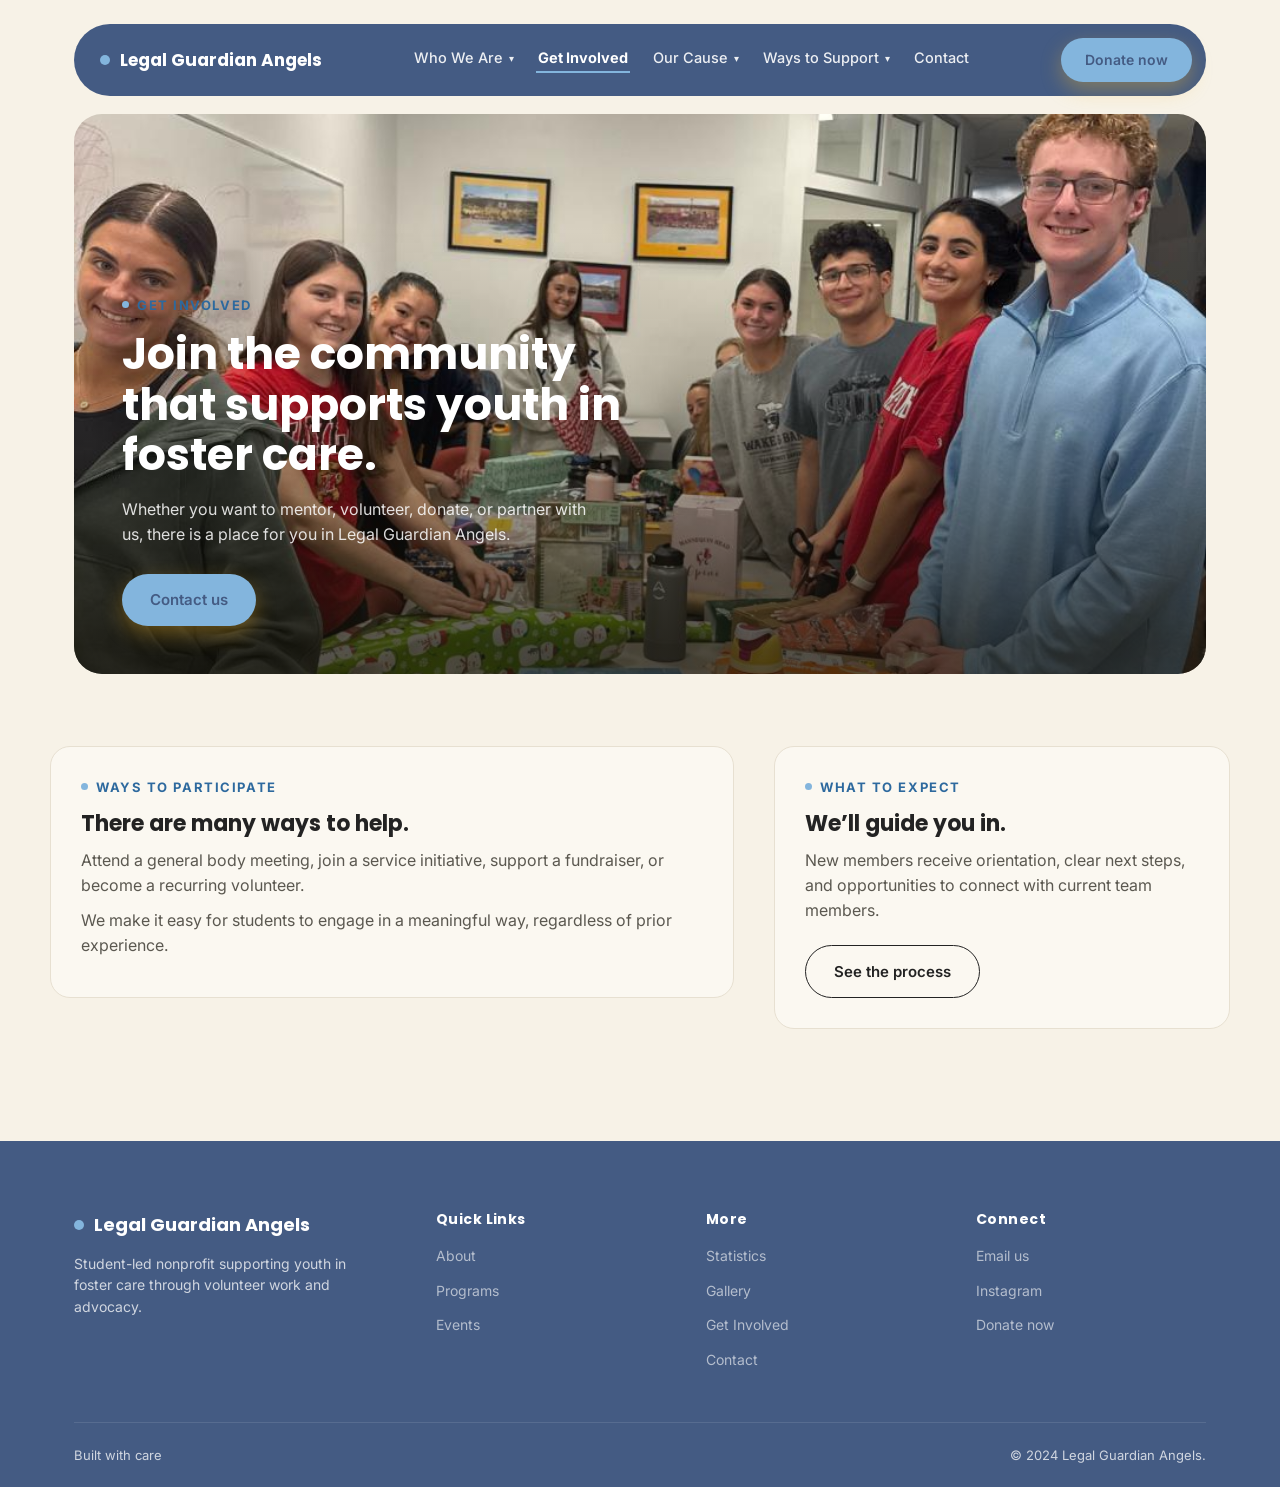
<file: get-involved.html>
<!DOCTYPE html>
<html lang="en">
<head>
  <meta charset="UTF-8">
  <meta name="viewport" content="width=device-width, initial-scale=1.0">
  <title>Get Involved | Legal Guardian Angels</title>
  <link rel="preconnect" href="https://fonts.googleapis.com">
  <link href="https://fonts.googleapis.com/css2?family=Poppins:wght@500;600;700;800&family=Inter:wght@400;500;600;700&display=swap" rel="stylesheet">
  <style>
    :root{--cream:#F7F2E7;--cream-2:#FBF8F1;--ink:#232323;--ink-soft:#5b5850;--dark:#445b83;--gold:#83b5dd;--gold-dark:#2d699e;--line:#e7e0d1;--radius:20px;}
    *{box-sizing:border-box; margin:0; padding:0;}
    body{font-family:'Inter', sans-serif; background:var(--cream); color:var(--ink); line-height:1.55;}
    h1,h2,h3,h4{font-family:'Poppins', sans-serif; color:var(--ink); line-height:1.15; font-weight:700;}
    a{text-decoration:none; color:inherit;}
    img{max-width:100%; display:block;}
    .wrap{max-width:1180px; margin:0 auto; padding:0 24px;}
    .btn{display:inline-flex; align-items:center; justify-content:center; padding:14px 28px; border-radius:999px; font-weight:600; font-size:15px; cursor:pointer; border:none; transition:transform .15s ease, box-shadow .15s ease;}
    .btn:hover{transform:translateY(-2px);} 
    .btn-primary{background:var(--gold); color:var(--dark); box-shadow:0 8px 20px rgba(243,182,39,.35);} 
    .btn-outline{background:transparent; border:1.5px solid var(--ink); color:var(--ink);} 
    .eyebrow{display:flex; align-items:center; gap:8px; font-size:13px; font-weight:700; letter-spacing:.12em; text-transform:uppercase; color:var(--gold-dark); margin-bottom:14px;}
    .eyebrow::before{content:""; width:7px; height:7px; border-radius:50%; background:var(--gold);} 
    header{position:relative; z-index:20;}
    .nav-shell{max-width:1180px; margin:24px auto 0; padding:0 24px;}
    .nav-bar{background:var(--dark); border-radius:999px; display:flex; align-items:center; justify-content:space-between; gap:16px; padding:14px 14px 14px 26px; color:#fff; flex-wrap:nowrap;}
    .logo{display:flex; align-items:center; gap:10px; font-family:'Poppins'; font-weight:700; font-size:17px; flex-shrink:0;}
    .logo-dot{width:10px; height:10px; border-radius:50%; background:var(--gold);} 
    .nav-links{display:flex; align-items:center; justify-content:center; gap:clamp(12px, 1.6vw, 28px); font-size:14.5px; font-weight:500; flex:1; min-width:0; white-space:nowrap; overflow:visible;}  
    .nav-links .nav-link, .nav-links .dropdown-toggle{position:relative; background:none; border:none; color:inherit; font:inherit; padding:0 2px 4px; cursor:pointer; opacity:.9; transition:opacity .15s ease, color .15s ease, font-weight .15s ease; flex-shrink:0; display:inline-flex; align-items:center; gap:6px;} 
    .nav-links .nav-link:hover, .nav-links .dropdown-toggle:hover{opacity:1;} 
    .nav-links .nav-link.active, .nav-links .dropdown-toggle.active, .mobile-menu a.active{color:#fff; opacity:1; font-weight:700;} 
    .nav-links .nav-link::before, .nav-links .dropdown-toggle::before{content:""; position:absolute; left:0; bottom:0; width:100%; height:2px; background:var(--gold); transform:scaleX(0); transform-origin:center; transition:transform .2s ease;} 
    .nav-links .nav-link.active::before, .nav-links .dropdown-toggle.active::before, .dropdown.open .dropdown-toggle::before{transform:scaleX(1);} 
    .nav-links .dropdown-toggle::after{content:"▾"; font-size:10px; line-height:1; transition:transform .2s ease;} 
    .nav-links .dropdown-toggle[aria-expanded="true"]::after, .dropdown.open .dropdown-toggle::after{transform:rotate(180deg);} 
    .nav-link-group{display:inline-flex; align-items:center; gap:4px;} 
    .nav-item{position:relative;} 
    .dropdown-menu{position:absolute; top:calc(100% + 10px); left:0; min-width:220px; background:var(--dark); color:#fff; border:1px solid rgba(255,255,255,.14); border-radius:16px; padding:8px; box-shadow:0 16px 34px rgba(0,0,0,.2); display:none; flex-direction:column; gap:4px; z-index:30;} 
    .dropdown-menu a{display:block; padding:10px 12px; border-radius:10px; color:#fff; opacity:1; text-align:left;} 
    .dropdown-menu a:hover{background:rgba(255,255,255,.12);} 
    .dropdown.open .dropdown-menu{display:flex;} 
    .dropdown.open .dropdown-toggle{color:#fff; font-weight:700;} 
    .nav-cta{display:flex; align-items:center; gap:14px; flex-shrink:0;}
    .burger{display:none; flex-direction:column; gap:4px; cursor:pointer; background:none; border:none; padding:8px;}
    .burger span{width:22px; height:2px; background:#fff; display:block;} 
    @media(max-width:900px){.nav-links{display:none;}.burger{display:flex;}}
    .mobile-menu{display:none; flex-direction:column; gap:2px; background:var(--dark); border-radius:20px; margin-top:8px; padding:10px; color:#fff;}
    .mobile-menu.open{display:flex;}
    .mobile-menu a{padding:12px 16px; border-radius:12px; font-size:15px;}
    .mobile-menu a:hover{background:rgba(255,255,255,.08);}
    .hero{max-width:1180px; margin:18px auto 0; padding:0 24px;}
    .hero-inner{position:relative; border-radius:28px; overflow:hidden; min-height:560px; display:flex; align-items:flex-end;}
    .hero-inner::after{content:""; position:absolute; inset:0; background:linear-gradient(0deg, rgba(20,18,10,.72) 5%, rgba(20,18,10,.15) 55%, rgba(20,18,10,0) 80%);} 
    .hero-inner img{position:absolute; inset:0; width:100%; height:100%; object-fit:cover;} 
    .hero-content{position:relative; z-index:2; padding:48px; max-width:640px;}
    .hero-content h1{color:#fff; font-size:44px; margin-bottom:16px;}
    .hero-content p{color:rgba(255,255,255,.85); font-size:16px; max-width:480px; margin-bottom:28px;}
    .content-grid{display:grid; grid-template-columns:1.2fr .8fr; gap:40px; padding:72px 0; align-items:start;}
    .card{background:var(--cream-2); border:1px solid var(--line); border-radius:var(--radius); padding:30px;}
    .card h3{font-size:22px; margin-bottom:12px;}
    .card p{color:var(--ink-soft); margin-bottom:10px;}
    footer{background:var(--dark); color:rgba(255,255,255,.75); margin-top:40px; padding-top:70px;}
    .footer-grid{display:grid; grid-template-columns:1.4fr 1fr 1fr 1fr; gap:40px; padding-bottom:50px; border-bottom:1px solid rgba(255,255,255,.1);} 
    .footer-logo{display:flex; align-items:center; gap:10px; color:#fff; font-family:'Poppins'; font-weight:700; font-size:18px; margin-bottom:14px;} 
    .footer-grid h4{color:#fff; font-size:14px; margin-bottom:16px; letter-spacing:.03em;} 
    .footer-grid ul{list-style:none; display:flex; flex-direction:column; gap:10px;} 
    .footer-grid ul a{font-size:14px; opacity:.8;} 
    .footer-grid ul a:hover{opacity:1;} 
    .footer-bottom{display:flex; justify-content:space-between; align-items:center; padding:22px 0; font-size:13px; flex-wrap:wrap; gap:10px;} 
    @media(max-width:900px){.content-grid{grid-template-columns:1fr;}.footer-grid{grid-template-columns:1fr 1fr;}}
  </style>
</head>
<body>
<header>
  <div class="nav-shell">
    <div class="nav-bar">
      <a href="index.html" class="logo"><span class="logo-dot"></span> Legal Guardian Angels</a>
      <nav class="nav-links">
        <div class="nav-item dropdown">
          <button class="nav-link dropdown-toggle" type="button" aria-expanded="false" aria-controls="who-we-are-menu">Who We Are</button>
          <div class="dropdown-menu" id="who-we-are-menu">
            <a href="mission.html">Our Mission</a>
            <a href="impact.html">Our Impact</a>
            <a href="events.html">Events</a>
            <a href="team-leadership.html">Team &amp; Leadership</a>
            <a href="gallery.html">Photo Gallery</a>
          </div>
        </div>
        <a href="get-involved.html" class="nav-link">Get Involved</a>
        <div class="nav-item dropdown">
          <a href="statistics.html" class="nav-link dropdown-toggle" data-parent="our-cause">Our Cause</a>
          <div class="dropdown-menu" id="our-cause-menu">
            <a href="partners.html">Our Partners</a>
          </div>
        </div>
        <div class="nav-item dropdown">
          <button class="nav-link dropdown-toggle" type="button" aria-expanded="false" aria-controls="ways-to-support-menu">Ways to Support</button>
          <div class="dropdown-menu" id="ways-to-support-menu">
            <a href="https://www.spotfund.com/story/1d120779-6654-4a64-a59e-068f6ab8086c?SFID=EmpowerFosterYouth">Donate</a>
            <a href="index.html#contact">Partnership Requests</a>
          </div>
        </div>
        <a href="index.html#contact" class="nav-link">Contact</a>
      </nav>
      <div class="nav-cta">
        <a href="https://www.spotfund.com/story/1d120779-6654-4a64-a59e-068f6ab8086c?SFID=EmpowerFosterYouth" class="btn btn-primary" style="padding:11px 24px; font-size:14px;">Donate now</a>
        <button class="burger" onclick="document.getElementById('mmenu').classList.toggle('open')" aria-label="Toggle menu"><span></span><span></span><span></span></button>
      </div>
    </div>
    <div class="mobile-menu" id="mmenu">
      <a href="mission.html">Our Mission</a>
      <a href="impact.html">Our Impact</a>
      <a href="events.html">Events</a>
      <a href="team-leadership.html">Team &amp; Leadership</a>
      <a href="gallery.html">Photo Gallery</a>
      <a href="get-involved.html">Get Involved</a>
      <a href="statistics.html">Our Cause</a>
      <a href="partners.html">Our Partners</a>
      <a href="https://www.spotfund.com/story/1d120779-6654-4a64-a59e-068f6ab8086c?SFID=EmpowerFosterYouth">Donate</a>
      <a href="index.html#contact">Partnership Requests</a>
      <a href="index.html#contact">Contact</a>
    </div>
  </div>
</header>

<div class="hero">
  <div class="hero-inner">
    <img src="gallery/1762361228335.jpeg" alt="Students at a community event">
    <div class="hero-content">
      <div class="eyebrow">Get involved</div>
      <h1>Join the community that supports youth in foster care.</h1>
      <p>Whether you want to mentor, volunteer, donate, or partner with us, there is a place for you in Legal Guardian Angels.</p>
      <a href="index.html#contact" class="btn btn-primary">Contact us</a>
    </div>
  </div>
</div>

<section>
  <div class="wrap content-grid">
    <div class="card">
      <div class="eyebrow">Ways to participate</div>
      <h3>There are many ways to help.</h3>
      <p>Attend a general body meeting, join a service initiative, support a fundraiser, or become a recurring volunteer.</p>
      <p>We make it easy for students to engage in a meaningful way, regardless of prior experience.</p>
    </div>
    <div class="card">
      <div class="eyebrow">What to expect</div>
      <h3>We’ll guide you in.</h3>
      <p>New members receive orientation, clear next steps, and opportunities to connect with current team members.</p>
      <a href="/#join" class="btn btn-outline" style="margin-top:12px;">See the process</a>
    </div>
  </div>
</section>

<footer>
  <div class="wrap">
    <div class="footer-grid">
      <div>
        <div class="footer-logo"><span class="logo-dot"></span> Legal Guardian Angels</div>
        <p style="font-size:14px; max-width:280px;">Student-led nonprofit supporting youth in foster care through volunteer work and advocacy.</p>
      </div>
      <div>
        <h4>Quick Links</h4>
        <ul>
          <li><a href="/#about">About</a></li>
          <li><a href="programs.html">Programs</a></li><li><a href="events.html">Events</a></li>
        </ul>
      </div>
      <div>
        <h4>More</h4>
        <ul>
          <li><a href="statistics.html">Statistics</a></li>
          <li><a href="gallery.html">Gallery</a></li>
          <li><a href="get-involved.html">Get Involved</a></li>
          <li><a href="index.html#contact">Contact</a></li>
        </ul>
      </div>
      <div>
        <h4>Connect</h4>
        <ul>
          <li><a href="mailto:legalguardianangelsumd@gmail.com">Email us</a></li>
          <li><a href="#">Instagram</a></li>
          <li><a href="https://www.spotfund.com/story/1d120779-6654-4a64-a59e-068f6ab8086c?SFID=EmpowerFosterYouth">Donate now</a></li>
        </ul>
      </div>
    </div>
    <div class="wrap footer-bottom" style="padding-left:0; padding-right:0;">
      <span>Built with care</span>
      <span>© 2024 Legal Guardian Angels.</span>
    </div>
  </div>
</footer>
<script src="script.js"></script>
</body>
</html>
</file>
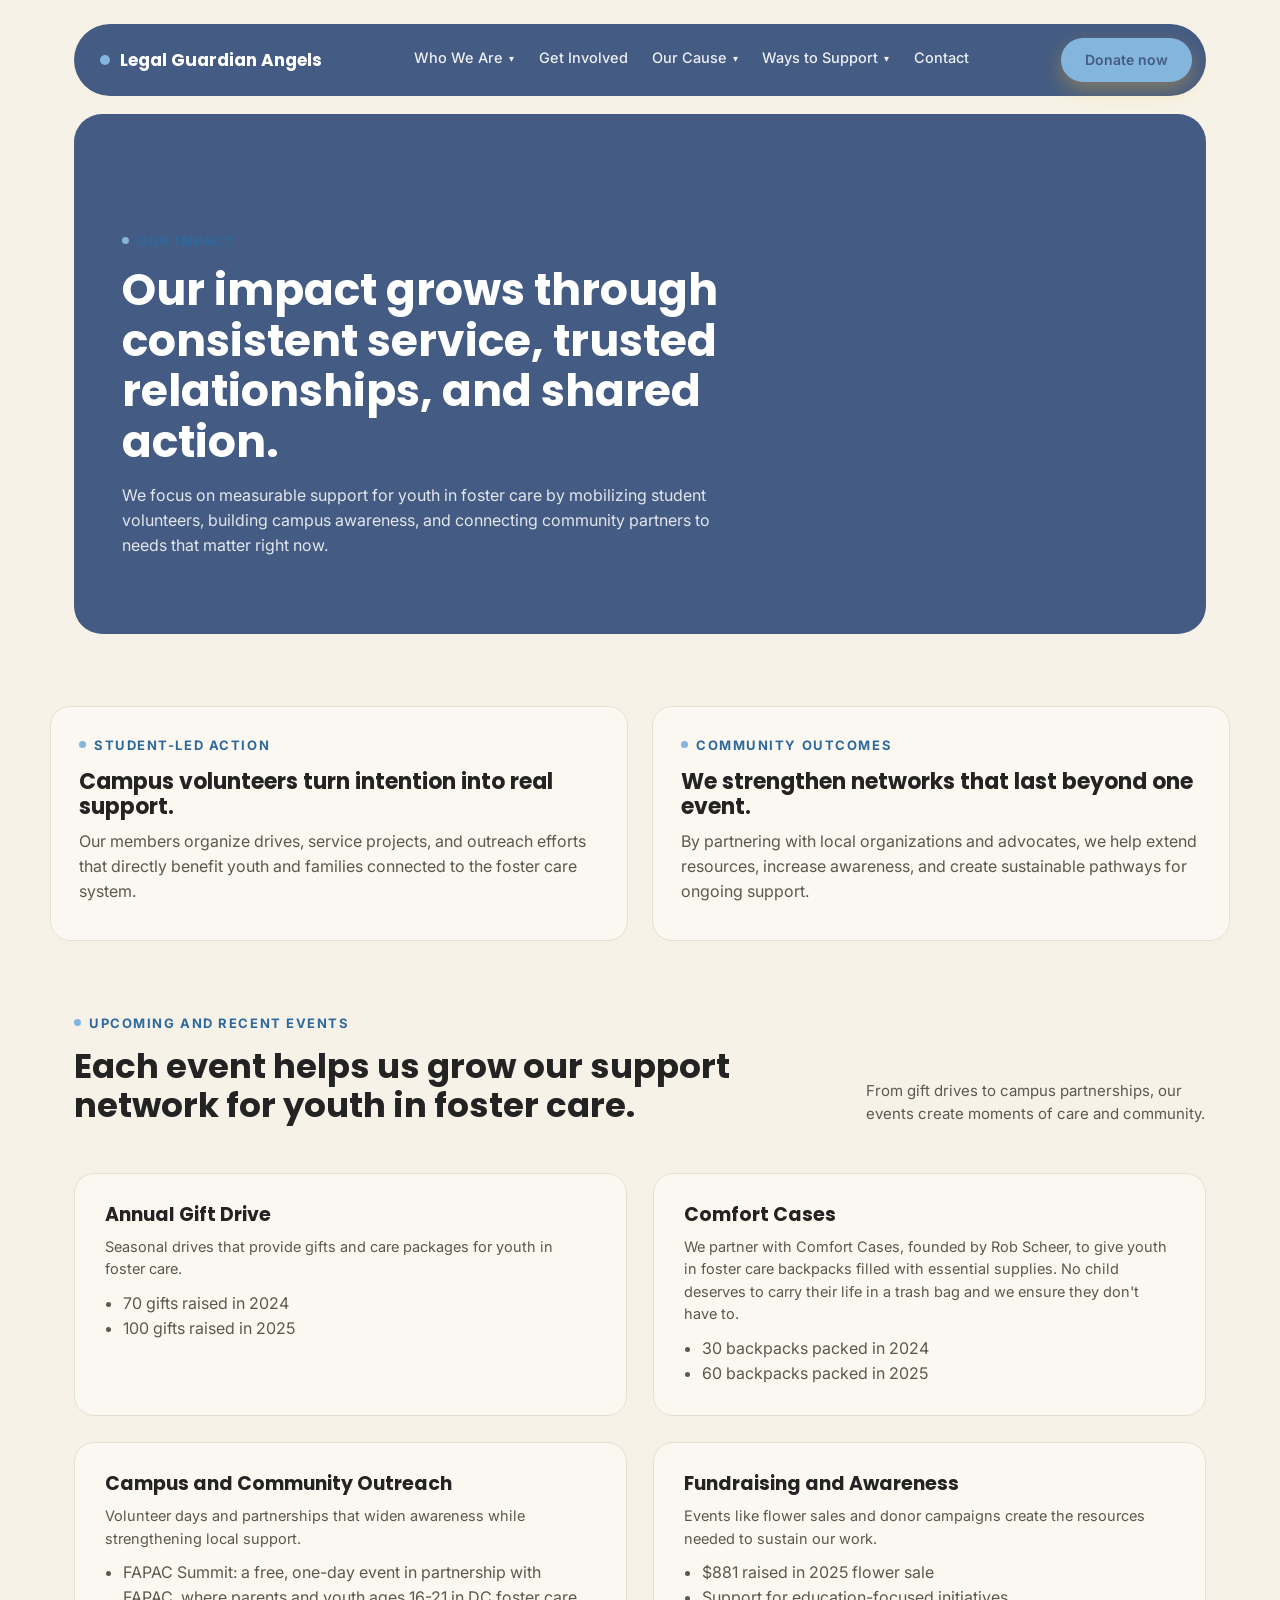
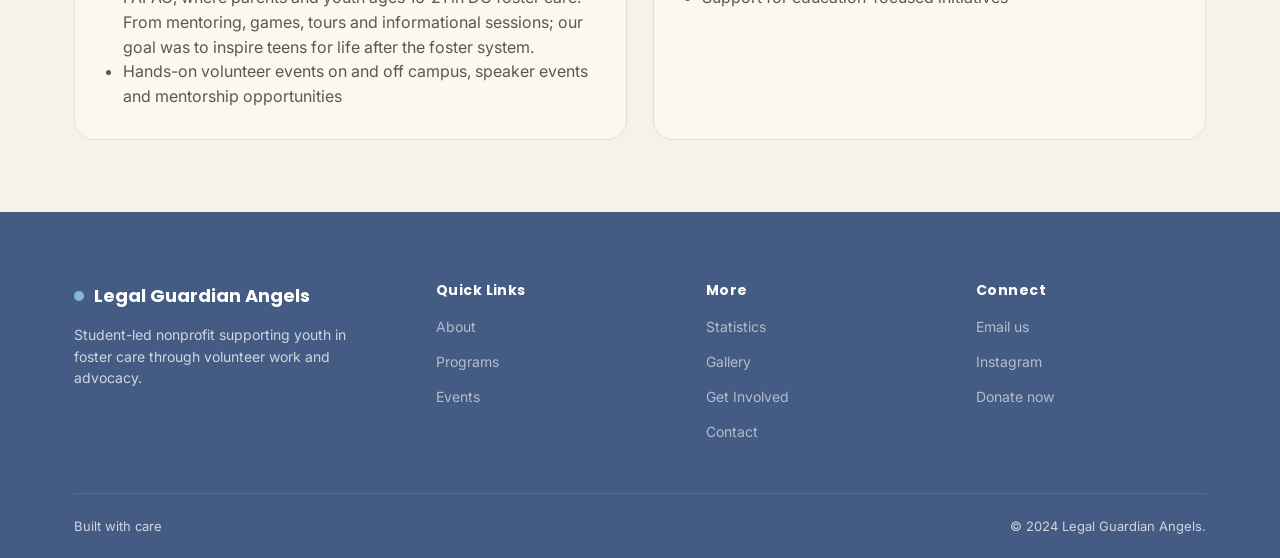
<file: impact.html>
<!DOCTYPE html>
<html lang="en">
<head>
  <meta charset="UTF-8">
  <meta name="viewport" content="width=device-width, initial-scale=1.0">
  <title>Our Impact | Legal Guardian Angels</title>
  <link rel="preconnect" href="https://fonts.googleapis.com">
  <link href="https://fonts.googleapis.com/css2?family=Poppins:wght@500;600;700;800&family=Inter:wght@400;500;600;700&display=swap" rel="stylesheet">
  <style>
    :root{--cream:#F7F2E7;--cream-2:#FBF8F1;--ink:#232323;--ink-soft:#5b5850;--dark:#445b83;--gold:#83b5dd;--gold-dark:#2d699e;--line:#e7e0d1;--radius:20px;}
    *{box-sizing:border-box; margin:0; padding:0;}
    body{font-family:'Inter', sans-serif; background:var(--cream); color:var(--ink); line-height:1.55;}
    h1,h2,h3,h4{font-family:'Poppins', sans-serif; color:var(--ink); line-height:1.15; font-weight:700;}
    a{text-decoration:none; color:inherit;}
    .wrap{max-width:1180px; margin:0 auto; padding:0 24px;}
    .btn{display:inline-flex; align-items:center; justify-content:center; padding:14px 28px; border-radius:999px; font-weight:600; font-size:15px; cursor:pointer; border:none; transition:transform .15s ease, box-shadow .15s ease;}
    .btn:hover{transform:translateY(-2px);} 
    .btn-primary{background:var(--gold); color:var(--dark); box-shadow:0 8px 20px rgba(243,182,39,.35);} 
    .eyebrow{display:flex; align-items:center; gap:8px; font-size:13px; font-weight:700; letter-spacing:.12em; text-transform:uppercase; color:var(--gold-dark); margin-bottom:14px;}
    .eyebrow::before{content:""; width:7px; height:7px; border-radius:50%; background:var(--gold);} 
    header{position:relative; z-index:20;}
    .nav-shell{max-width:1180px; margin:24px auto 0; padding:0 24px;}
    .nav-bar{background:var(--dark); border-radius:999px; display:flex; align-items:center; justify-content:space-between; gap:16px; padding:14px 14px 14px 26px; color:#fff; flex-wrap:nowrap;}
    .logo{display:flex; align-items:center; gap:10px; font-family:'Poppins'; font-weight:700; font-size:17px; flex-shrink:0;}
    .logo-dot{width:10px; height:10px; border-radius:50%; background:var(--gold);} 
    .nav-links{display:flex; align-items:center; justify-content:center; gap:clamp(12px, 1.6vw, 28px); font-size:14.5px; font-weight:500; flex:1; min-width:0; white-space:nowrap; overflow:visible;}  
    .nav-links .nav-link, .nav-links .dropdown-toggle{position:relative; background:none; border:none; color:inherit; font:inherit; padding:0 2px 4px; cursor:pointer; opacity:.9; transition:opacity .15s ease, color .15s ease, font-weight .15s ease; flex-shrink:0; display:inline-flex; align-items:center; gap:6px;} 
    .nav-links .nav-link:hover, .nav-links .dropdown-toggle:hover{opacity:1;} 
    .nav-links .nav-link.active, .nav-links .dropdown-toggle.active, .mobile-menu a.active{color:#fff; opacity:1; font-weight:700;} 
    .nav-links .nav-link::before, .nav-links .dropdown-toggle::before{content:""; position:absolute; left:0; bottom:0; width:100%; height:2px; background:var(--gold); transform:scaleX(0); transform-origin:center; transition:transform .2s ease;} 
    .nav-links .nav-link.active::before, .nav-links .dropdown-toggle.active::before, .dropdown.open .dropdown-toggle::before{transform:scaleX(1);} 
    .nav-links .dropdown-toggle::after{content:"▾"; font-size:10px; line-height:1; transition:transform .2s ease;} 
    .nav-links .dropdown-toggle[aria-expanded="true"]::after, .dropdown.open .dropdown-toggle::after{transform:rotate(180deg);} 
    .nav-link-group{display:inline-flex; align-items:center; gap:4px;} 
    .nav-item{position:relative;} 
    .dropdown-menu{position:absolute; top:calc(100% + 10px); left:0; min-width:220px; background:var(--dark); color:#fff; border:1px solid rgba(255,255,255,.14); border-radius:16px; padding:8px; box-shadow:0 16px 34px rgba(0,0,0,.2); display:none; flex-direction:column; gap:4px; z-index:30;} 
    .dropdown-menu a{display:block; padding:10px 12px; border-radius:10px; color:#fff; opacity:1; text-align:left;} 
    .dropdown-menu a:hover{background:rgba(255,255,255,.12);} 
    .dropdown.open .dropdown-menu{display:flex;} 
    .dropdown.open .dropdown-toggle{color:#fff; font-weight:700;} 
    .nav-cta{display:flex; align-items:center; gap:14px; flex-shrink:0;}
    .burger{display:none; flex-direction:column; gap:4px; cursor:pointer; background:none; border:none; padding:8px;}
    .burger span{width:22px; height:2px; background:#fff; display:block;} 
    @media(max-width:900px){.nav-links{display:none;}.burger{display:flex;}}
    .mobile-menu{display:none; flex-direction:column; gap:2px; background:var(--dark); border-radius:20px; margin-top:8px; padding:10px; color:#fff;}
    .mobile-menu.open{display:flex;}
    .mobile-menu a{padding:12px 16px; border-radius:12px; font-size:15px;}
    .mobile-menu a:hover{background:rgba(255,255,255,.08);}
    .hero{max-width:1180px; margin:18px auto 0; padding:0 24px;}
    .hero-inner{position:relative; border-radius:28px; overflow:hidden; min-height:520px; display:flex; align-items:flex-end; background:var(--dark);}
    .hero-content{position:relative; z-index:2; padding:48px; max-width:700px;}
    .hero-content h1{color:#fff; font-size:44px; margin-bottom:16px;}
    .hero-content p{color:rgba(255,255,255,.85); font-size:16px; max-width:620px; margin-bottom:28px;}
    .card-grid{display:grid; grid-template-columns:repeat(2,1fr); gap:24px; padding:72px 0;}
    .card{background:var(--cream-2); border:1px solid var(--line); border-radius:var(--radius); padding:28px;}
    .card h3{font-size:22px; margin-bottom:10px;}
    .card p{color:var(--ink-soft); margin-bottom:8px;}
    .section-head{display:flex; justify-content:space-between; align-items:flex-end; gap:40px; margin-bottom:48px;}
    .section-head h2{font-size:34px;}
    .section-head p{color:var(--ink-soft); max-width:340px; font-size:15px;}
    .steps{display:grid; grid-template-columns:repeat(2,1fr); gap:26px; margin-bottom:72px;}
    .step-card{background:var(--cream-2); border:1px solid var(--line); border-radius:var(--radius); padding:30px;}
    .step-card h3{font-size:19px; margin-bottom:10px;}
    .step-card p{color:var(--ink-soft); font-size:14.5px;}
    .step-card ul{margin-top:10px; padding-left:18px; color:var(--ink-soft);}
    footer{background:var(--dark); color:rgba(255,255,255,.75); margin-top:40px; padding-top:70px;}
    .footer-grid{display:grid; grid-template-columns:1.4fr 1fr 1fr 1fr; gap:40px; padding-bottom:50px; border-bottom:1px solid rgba(255,255,255,.1);} 
    .footer-logo{display:flex; align-items:center; gap:10px; color:#fff; font-family:'Poppins'; font-weight:700; font-size:18px; margin-bottom:14px;} 
    .footer-grid h4{color:#fff; font-size:14px; margin-bottom:16px; letter-spacing:.03em;} 
    .footer-grid ul{list-style:none; display:flex; flex-direction:column; gap:10px;} 
    .footer-grid ul a{font-size:14px; opacity:.8;} 
    .footer-grid ul a:hover{opacity:1;} 
    .footer-bottom{display:flex; justify-content:space-between; align-items:center; padding:22px 0; font-size:13px; flex-wrap:wrap; gap:10px;} 
    @media(max-width:900px){.card-grid{grid-template-columns:1fr;}.steps{grid-template-columns:1fr;}.section-head{flex-direction:column; align-items:flex-start;}.footer-grid{grid-template-columns:1fr 1fr;}}
  </style>
</head>
<body>
<header>
  <div class="nav-shell">
    <div class="nav-bar">
      <a href="index.html" class="logo"><span class="logo-dot"></span> Legal Guardian Angels</a>
      <nav class="nav-links">
        <div class="nav-item dropdown">
          <button class="nav-link dropdown-toggle" type="button" aria-expanded="false" aria-controls="who-we-are-menu">Who We Are</button>
          <div class="dropdown-menu" id="who-we-are-menu">
            <a href="mission.html">Our Mission</a>
            <a href="impact.html">Our Impact</a>
            <a href="events.html">Events</a>
            <a href="team-leadership.html">Team &amp; Leadership</a>
            <a href="gallery.html">Photo Gallery</a>
          </div>
        </div>
        <a href="get-involved.html" class="nav-link">Get Involved</a>
        <div class="nav-item dropdown">
          <a href="statistics.html" class="nav-link dropdown-toggle" data-parent="our-cause">Our Cause</a>
          <div class="dropdown-menu" id="our-cause-menu">
            <a href="partners.html">Our Partners</a>
          </div>
        </div>
        <div class="nav-item dropdown">
          <button class="nav-link dropdown-toggle" type="button" aria-expanded="false" aria-controls="ways-to-support-menu">Ways to Support</button>
          <div class="dropdown-menu" id="ways-to-support-menu">
            <a href="https://www.spotfund.com/story/1d120779-6654-4a64-a59e-068f6ab8086c?SFID=EmpowerFosterYouth">Donate</a>
            <a href="index.html#contact">Partnership Requests</a>
          </div>
        </div>
        <a href="index.html#contact" class="nav-link">Contact</a>
      </nav>
      <div class="nav-cta">
        <a href="https://www.spotfund.com/story/1d120779-6654-4a64-a59e-068f6ab8086c?SFID=EmpowerFosterYouth" class="btn btn-primary" style="padding:11px 24px; font-size:14px;">Donate now</a>
        <button class="burger" onclick="document.getElementById('mmenu').classList.toggle('open')" aria-label="Toggle menu"><span></span><span></span><span></span></button>
      </div>
    </div>
    <div class="mobile-menu" id="mmenu">
      <a href="mission.html">Our Mission</a>
      <a href="impact.html">Our Impact</a>
      <a href="events.html">Events</a>
      <a href="team-leadership.html">Team &amp; Leadership</a>
      <a href="gallery.html">Photo Gallery</a>
      <a href="get-involved.html">Get Involved</a>
      <a href="statistics.html">Our Cause</a>
      <a href="partners.html">Our Partners</a>
      <a href="https://www.spotfund.com/story/1d120779-6654-4a64-a59e-068f6ab8086c?SFID=EmpowerFosterYouth">Donate</a>
      <a href="index.html#contact">Partnership Requests</a>
      <a href="index.html#contact">Contact</a>
    </div>
  </div>
</header>

<div class="hero">
  <div class="hero-inner">
    <div class="hero-content">
      <div class="eyebrow">Our impact</div>
      <h1>Our impact grows through consistent service, trusted relationships, and shared action.</h1>
      <p>We focus on measurable support for youth in foster care by mobilizing student volunteers, building campus awareness, and connecting community partners to needs that matter right now.</p>
    </div>
  </div>
</div>

<section>
  <div class="wrap card-grid">
    <div class="card">
      <div class="eyebrow">Student-led action</div>
      <h3>Campus volunteers turn intention into real support.</h3>
      <p>Our members organize drives, service projects, and outreach efforts that directly benefit youth and families connected to the foster care system.</p>
    </div>
    <div class="card">
      <div class="eyebrow">Community outcomes</div>
      <h3>We strengthen networks that last beyond one event.</h3>
      <p>By partnering with local organizations and advocates, we help extend resources, increase awareness, and create sustainable pathways for ongoing support.</p>
    </div>
  </div>
</section>

<section>
  <div class="wrap">
    <div class="section-head">
      <div>
        <div class="eyebrow">Upcoming and recent events</div>
        <h2>Each event helps us grow our support network for youth in foster care.</h2>
      </div>
      <p>From gift drives to campus partnerships, our events create moments of care and community.</p>
    </div>
    <div class="steps">
      <div class="step-card">
        <h3>Annual Gift Drive</h3>
        <p>Seasonal drives that provide gifts and care packages for youth in foster care.</p>
        <ul><li>70 gifts raised in 2024</li><li>100 gifts raised in 2025</li></ul>
      </div>
      <div class="step-card">
        <h3>Comfort Cases</h3>
        <p>We partner with Comfort Cases, founded by Rob Scheer, to give youth in foster care backpacks filled with essential supplies. No child deserves to carry their life in a trash bag and we ensure they don't have to.</p>
        <ul><li>30 backpacks packed in 2024</li><li>60 backpacks packed in 2025</li></ul>
      </div>
      <div class="step-card">
        <h3>Campus and Community Outreach</h3>
        <p>Volunteer days and partnerships that widen awareness while strengthening local support.</p>
        <ul><li>FAPAC Summit: a free, one-day event in partnership with FAPAC, where parents and youth ages 16-21 in DC foster care. From mentoring, games, tours and informational sessions; our goal was to inspire teens for life after the foster system. </li><li> Hands-on volunteer events on and off campus, speaker events and mentorship opportunities</li></ul>
      </div>
      <div class="step-card">
        <h3>Fundraising and Awareness</h3>
        <p>Events like flower sales and donor campaigns create the resources needed to sustain our work.</p>
        <ul><li>$881 raised in 2025 flower sale</li><li>Support for education-focused initiatives</li></ul>
      </div>
    </div>
  </div>
</section>

<footer>
  <div class="wrap">
    <div class="footer-grid">
      <div>
        <div class="footer-logo"><span class="logo-dot"></span> Legal Guardian Angels</div>
        <p style="font-size:14px; max-width:280px;">Student-led nonprofit supporting youth in foster care through volunteer work and advocacy.</p>
      </div>
      <div>
        <h4>Quick Links</h4>
        <ul>
          <li><a href="/#about">About</a></li>
          <li><a href="programs.html">Programs</a></li><li><a href="events.html">Events</a></li>
        </ul>
      </div>
      <div>
        <h4>More</h4>
        <ul>
          <li><a href="statistics.html">Statistics</a></li>
          <li><a href="gallery.html">Gallery</a></li>
          <li><a href="get-involved.html">Get Involved</a></li>
          <li><a href="index.html#contact">Contact</a></li>
        </ul>
      </div>
      <div>
        <h4>Connect</h4>
        <ul>
          <li><a href="mailto:legalguardianangelsumd@gmail.com">Email us</a></li>
          <li><a href="#">Instagram</a></li>
          <li><a href="https://www.spotfund.com/story/1d120779-6654-4a64-a59e-068f6ab8086c?SFID=EmpowerFosterYouth">Donate now</a></li>
        </ul>
      </div>
    </div>
    <div class="wrap footer-bottom" style="padding-left:0; padding-right:0;">
      <span>Built with care</span>
      <span>© 2024 Legal Guardian Angels.</span>
    </div>
  </div>
</footer>
<script src="script.js"></script>
</body>
</html>
</file>
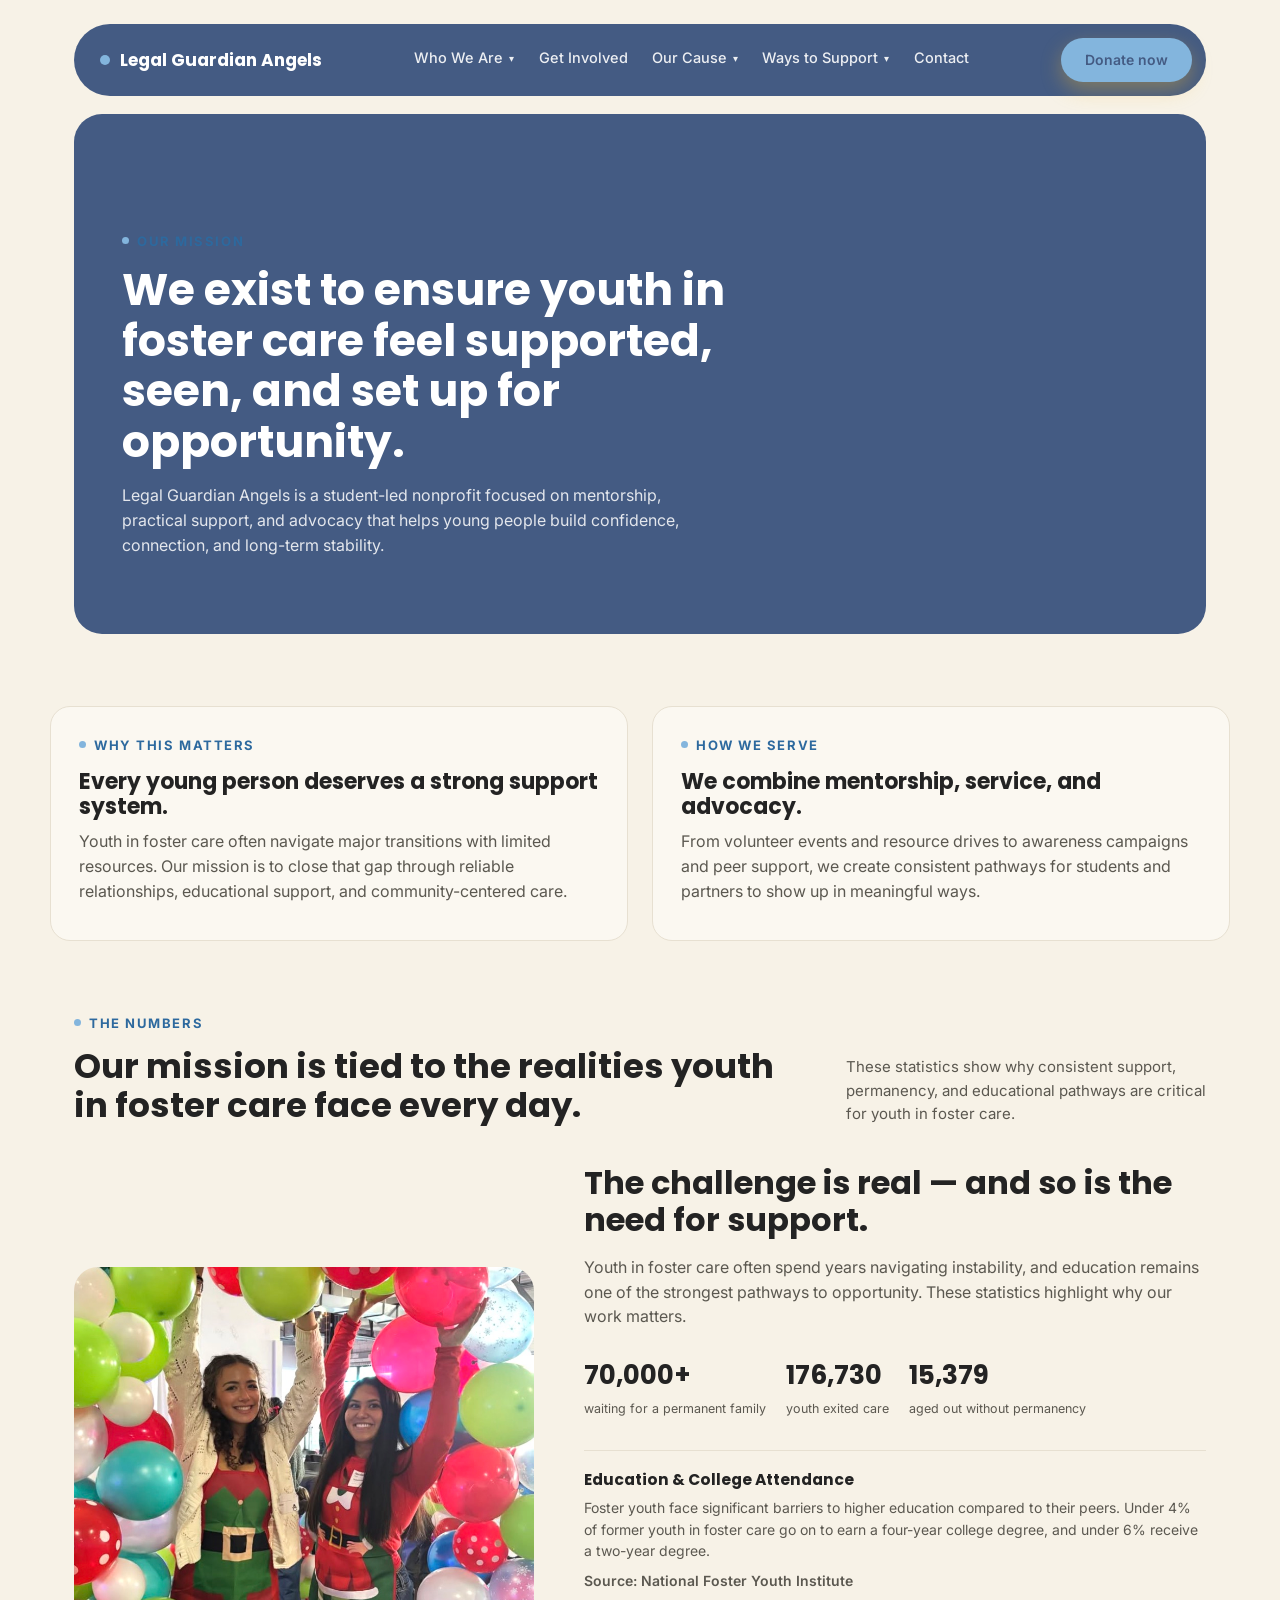
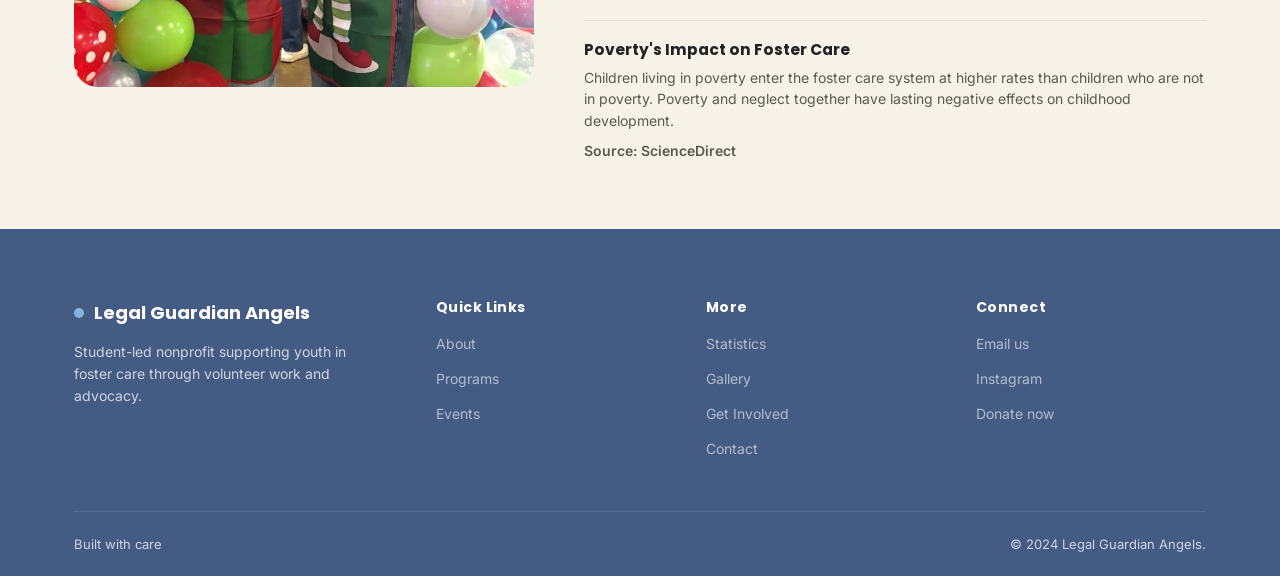
<file: mission.html>
<!DOCTYPE html>
<html lang="en">
<head>
  <meta charset="UTF-8">
  <meta name="viewport" content="width=device-width, initial-scale=1.0">
  <title>Our Mission | Legal Guardian Angels</title>
  <link rel="preconnect" href="https://fonts.googleapis.com">
  <link href="https://fonts.googleapis.com/css2?family=Poppins:wght@500;600;700;800&family=Inter:wght@400;500;600;700&display=swap" rel="stylesheet">
  <style>
    :root{--cream:#F7F2E7;--cream-2:#FBF8F1;--ink:#232323;--ink-soft:#5b5850;--dark:#445b83;--gold:#83b5dd;--gold-dark:#2d699e;--line:#e7e0d1;--radius:20px;}
    *{box-sizing:border-box; margin:0; padding:0;}
    body{font-family:'Inter', sans-serif; background:var(--cream); color:var(--ink); line-height:1.55;}
    h1,h2,h3,h4{font-family:'Poppins', sans-serif; color:var(--ink); line-height:1.15; font-weight:700;}
    a{text-decoration:none; color:inherit;}
    .wrap{max-width:1180px; margin:0 auto; padding:0 24px;}
    .btn{display:inline-flex; align-items:center; justify-content:center; padding:14px 28px; border-radius:999px; font-weight:600; font-size:15px; cursor:pointer; border:none; transition:transform .15s ease, box-shadow .15s ease;}
    .btn:hover{transform:translateY(-2px);} 
    .btn-primary{background:var(--gold); color:var(--dark); box-shadow:0 8px 20px rgba(243,182,39,.35);} 
    .eyebrow{display:flex; align-items:center; gap:8px; font-size:13px; font-weight:700; letter-spacing:.12em; text-transform:uppercase; color:var(--gold-dark); margin-bottom:14px;}
    .eyebrow::before{content:""; width:7px; height:7px; border-radius:50%; background:var(--gold);} 
    header{position:relative; z-index:20;}
    .nav-shell{max-width:1180px; margin:24px auto 0; padding:0 24px;}
    .nav-bar{background:var(--dark); border-radius:999px; display:flex; align-items:center; justify-content:space-between; gap:16px; padding:14px 14px 14px 26px; color:#fff; flex-wrap:nowrap;}
    .logo{display:flex; align-items:center; gap:10px; font-family:'Poppins'; font-weight:700; font-size:17px; flex-shrink:0;}
    .logo-dot{width:10px; height:10px; border-radius:50%; background:var(--gold);} 
    .nav-links{display:flex; align-items:center; justify-content:center; gap:clamp(12px, 1.6vw, 28px); font-size:14.5px; font-weight:500; flex:1; min-width:0; white-space:nowrap; overflow:visible;}  
    .nav-links .nav-link, .nav-links .dropdown-toggle{position:relative; background:none; border:none; color:inherit; font:inherit; padding:0 2px 4px; cursor:pointer; opacity:.9; transition:opacity .15s ease, color .15s ease, font-weight .15s ease; flex-shrink:0; display:inline-flex; align-items:center; gap:6px;} 
    .nav-links .nav-link:hover, .nav-links .dropdown-toggle:hover{opacity:1;} 
    .nav-links .nav-link.active, .nav-links .dropdown-toggle.active, .mobile-menu a.active{color:#fff; opacity:1; font-weight:700;} 
    .nav-links .nav-link::before, .nav-links .dropdown-toggle::before{content:""; position:absolute; left:0; bottom:0; width:100%; height:2px; background:var(--gold); transform:scaleX(0); transform-origin:center; transition:transform .2s ease;} 
    .nav-links .nav-link.active::before, .nav-links .dropdown-toggle.active::before, .dropdown.open .dropdown-toggle::before{transform:scaleX(1);} 
    .nav-links .dropdown-toggle::after{content:"▾"; font-size:10px; line-height:1; transition:transform .2s ease;} 
    .nav-links .dropdown-toggle[aria-expanded="true"]::after, .dropdown.open .dropdown-toggle::after{transform:rotate(180deg);} 
    .nav-link-group{display:inline-flex; align-items:center; gap:4px;} 
    .nav-item{position:relative;} 
    .dropdown-menu{position:absolute; top:calc(100% + 10px); left:0; min-width:220px; background:var(--dark); color:#fff; border:1px solid rgba(255,255,255,.14); border-radius:16px; padding:8px; box-shadow:0 16px 34px rgba(0,0,0,.2); display:none; flex-direction:column; gap:4px; z-index:30;} 
    .dropdown-menu a{display:block; padding:10px 12px; border-radius:10px; color:#fff; opacity:1; text-align:left;} 
    .dropdown-menu a:hover{background:rgba(255,255,255,.12);} 
    .dropdown.open .dropdown-menu{display:flex;} 
    .dropdown.open .dropdown-toggle{color:#fff; font-weight:700;} 
    .nav-cta{display:flex; align-items:center; gap:14px; flex-shrink:0;}
    .burger{display:none; flex-direction:column; gap:4px; cursor:pointer; background:none; border:none; padding:8px;}
    .burger span{width:22px; height:2px; background:#fff; display:block;} 
    @media(max-width:900px){.nav-links{display:none;}.burger{display:flex;}}
    .mobile-menu{display:none; flex-direction:column; gap:2px; background:var(--dark); border-radius:20px; margin-top:8px; padding:10px; color:#fff;}
    .mobile-menu.open{display:flex;}
    .mobile-menu a{padding:12px 16px; border-radius:12px; font-size:15px;}
    .mobile-menu a:hover{background:rgba(255,255,255,.08);}
    .hero{max-width:1180px; margin:18px auto 0; padding:0 24px;}
    .hero-inner{position:relative; border-radius:28px; overflow:hidden; min-height:520px; display:flex; align-items:flex-end; background:var(--dark);}
    .hero-content{position:relative; z-index:2; padding:48px; max-width:700px;}
    .hero-content h1{color:#fff; font-size:44px; margin-bottom:16px;}
    .hero-content p{color:rgba(255,255,255,.85); font-size:16px; max-width:620px; margin-bottom:28px;}
    .card-grid{display:grid; grid-template-columns:repeat(2,1fr); gap:24px; padding:72px 0;}
    .card{background:var(--cream-2); border:1px solid var(--line); border-radius:var(--radius); padding:28px;}
    .card h3{font-size:22px; margin-bottom:10px;}
    .card p{color:var(--ink-soft); margin-bottom:8px;}
    .section-head{display:flex; justify-content:space-between; align-items:flex-end; gap:40px; margin-bottom:40px;}
    .section-head h2{font-size:34px;}
    .section-head p{color:var(--ink-soft); max-width:360px; font-size:15px;}
    .numbers-grid{display:grid; grid-template-columns:0.85fr 1.15fr; gap:50px; align-items:center;}
    .numbers-grid img{border-radius:24px; width:100%; height:420px; object-fit:cover;}
    .numbers-right h2{font-size:32px; margin-bottom:16px;}
    .numbers-right > p{color:var(--ink-soft); margin-bottom:26px;}
    .stat-block{border-top:1px solid var(--line); padding:20px 0;}
    .stat-block h4{font-size:15.5px; margin-bottom:8px;}
    .stat-block p{color:var(--ink-soft); font-size:14px; margin-bottom:8px;}
    .source-note{font-size:13px; color:var(--gold-dark); font-weight:600;}
    .num-callout{display:flex; gap:20px; margin-bottom:30px; flex-wrap:wrap;}
    .num-callout div strong{display:block; font-family:'Poppins'; font-size:26px;}
    .num-callout div span{font-size:12.5px; color:var(--ink-soft);}
    footer{background:var(--dark); color:rgba(255,255,255,.75); margin-top:40px; padding-top:70px;}
    .footer-grid{display:grid; grid-template-columns:1.4fr 1fr 1fr 1fr; gap:40px; padding-bottom:50px; border-bottom:1px solid rgba(255,255,255,.1);} 
    .footer-logo{display:flex; align-items:center; gap:10px; color:#fff; font-family:'Poppins'; font-weight:700; font-size:18px; margin-bottom:14px;} 
    .footer-grid h4{color:#fff; font-size:14px; margin-bottom:16px; letter-spacing:.03em;} 
    .footer-grid ul{list-style:none; display:flex; flex-direction:column; gap:10px;} 
    .footer-grid ul a{font-size:14px; opacity:.8;} 
    .footer-grid ul a:hover{opacity:1;} 
    .footer-bottom{display:flex; justify-content:space-between; align-items:center; padding:22px 0; font-size:13px; flex-wrap:wrap; gap:10px;} 
    @media(max-width:900px){.card-grid{grid-template-columns:1fr;}.section-head{flex-direction:column; align-items:flex-start;}.footer-grid{grid-template-columns:1fr 1fr;}}
    @media(max-width:860px){.numbers-grid{grid-template-columns:1fr;}.numbers-grid img{height:280px;}}
  </style>
</head>
<body>
<header>
  <div class="nav-shell">
    <div class="nav-bar">
      <a href="index.html" class="logo"><span class="logo-dot"></span> Legal Guardian Angels</a>
      <nav class="nav-links">
        <div class="nav-item dropdown">
          <button class="nav-link dropdown-toggle" type="button" aria-expanded="false" aria-controls="who-we-are-menu">Who We Are</button>
          <div class="dropdown-menu" id="who-we-are-menu">
            <a href="mission.html">Our Mission</a>
            <a href="impact.html">Our Impact</a>
            <a href="events.html">Events</a>
            <a href="team-leadership.html">Team &amp; Leadership</a>
            <a href="gallery.html">Photo Gallery</a>
          </div>
        </div>
        <a href="get-involved.html" class="nav-link">Get Involved</a>
        <div class="nav-item dropdown">
          <a href="statistics.html" class="nav-link dropdown-toggle" data-parent="our-cause">Our Cause</a>
          <div class="dropdown-menu" id="our-cause-menu">
            <a href="partners.html">Our Partners</a>
          </div>
        </div>
        <div class="nav-item dropdown">
          <button class="nav-link dropdown-toggle" type="button" aria-expanded="false" aria-controls="ways-to-support-menu">Ways to Support</button>
          <div class="dropdown-menu" id="ways-to-support-menu">
            <a href="https://www.spotfund.com/story/1d120779-6654-4a64-a59e-068f6ab8086c?SFID=EmpowerFosterYouth">Donate</a>
            <a href="index.html#contact">Partnership Requests</a>
          </div>
        </div>
        <a href="index.html#contact" class="nav-link">Contact</a>
      </nav>
      <div class="nav-cta">
        <a href="https://www.spotfund.com/story/1d120779-6654-4a64-a59e-068f6ab8086c?SFID=EmpowerFosterYouth" class="btn btn-primary" style="padding:11px 24px; font-size:14px;">Donate now</a>
        <button class="burger" onclick="document.getElementById('mmenu').classList.toggle('open')" aria-label="Toggle menu"><span></span><span></span><span></span></button>
      </div>
    </div>
    <div class="mobile-menu" id="mmenu">
      <a href="mission.html">Our Mission</a>
      <a href="impact.html">Our Impact</a>
      <a href="events.html">Events</a>
      <a href="team-leadership.html">Team &amp; Leadership</a>
      <a href="gallery.html">Photo Gallery</a>
      <a href="get-involved.html">Get Involved</a>
      <a href="statistics.html">Our Cause</a>
      <a href="partners.html">Our Partners</a>
      <a href="https://www.spotfund.com/story/1d120779-6654-4a64-a59e-068f6ab8086c?SFID=EmpowerFosterYouth">Donate</a>
      <a href="index.html#contact">Partnership Requests</a>
      <a href="index.html#contact">Contact</a>
    </div>
  </div>
</header>

<div class="hero">
  <div class="hero-inner">
    <div class="hero-content">
      <div class="eyebrow">Our mission</div>
      <h1>We exist to ensure youth in foster care feel supported, seen, and set up for opportunity.</h1>
      <p>Legal Guardian Angels is a student-led nonprofit focused on mentorship, practical support, and advocacy that helps young people build confidence, connection, and long-term stability.</p>
    </div>
  </div>
</div>

<section>
  <div class="wrap card-grid">
    <div class="card">
      <div class="eyebrow">Why this matters</div>
      <h3>Every young person deserves a strong support system.</h3>
      <p>Youth in foster care often navigate major transitions with limited resources. Our mission is to close that gap through reliable relationships, educational support, and community-centered care.</p>
    </div>
    <div class="card">
      <div class="eyebrow">How we serve</div>
      <h3>We combine mentorship, service, and advocacy.</h3>
      <p>From volunteer events and resource drives to awareness campaigns and peer support, we create consistent pathways for students and partners to show up in meaningful ways.</p>
    </div>
  </div>
</section>

<section>
  <div class="wrap">
    <div class="section-head">
      <div>
        <div class="eyebrow">The numbers</div>
        <h2>Our mission is tied to the realities youth in foster care face every day.</h2>
      </div>
      <p>These statistics show why consistent support, permanency, and educational pathways are critical for youth in foster care.</p>
    </div>
    <div class="numbers-grid">
      <img src="gallery/fapac.jpeg" alt="FAPAC event for foster youth">
      <div class="numbers-right">
        <h2>The challenge is real — and so is the need for support.</h2>
        <p>Youth in foster care often spend years navigating instability, and education remains one of the strongest pathways to opportunity. These statistics highlight why our work matters.</p>
        <div class="num-callout">
          <div><strong>70,000+</strong><span>waiting for a permanent family</span></div>
          <div><strong>176,730</strong><span>youth exited care</span></div>
          <div><strong>15,379</strong><span>aged out without permanency</span></div>
        </div>
        <div class="stat-block">
          <h4>Education &amp; College Attendance</h4>
          <p>Foster youth face significant barriers to higher education compared to their peers. Under 4% of former youth in foster care go on to earn a four-year college degree, and under 6% receive a two-year degree.</p>
          <p class="source-note">Source: National Foster Youth Institute</p>
        </div>
        <div class="stat-block">
          <h4>Poverty's Impact on Foster Care</h4>
          <p>Children living in poverty enter the foster care system at higher rates than children who are not in poverty. Poverty and neglect together have lasting negative effects on childhood development.</p>
          <p class="source-note">Source: ScienceDirect</p>
        </div>
      </div>
    </div>
  </div>
</section>

<footer>
  <div class="wrap">
    <div class="footer-grid">
      <div>
        <div class="footer-logo"><span class="logo-dot"></span> Legal Guardian Angels</div>
        <p style="font-size:14px; max-width:280px;">Student-led nonprofit supporting youth in foster care through volunteer work and advocacy.</p>
      </div>
      <div>
        <h4>Quick Links</h4>
        <ul>
          <li><a href="/#about">About</a></li>
          <li><a href="programs.html">Programs</a></li><li><a href="events.html">Events</a></li>
        </ul>
      </div>
      <div>
        <h4>More</h4>
        <ul>
          <li><a href="statistics.html">Statistics</a></li>
          <li><a href="gallery.html">Gallery</a></li>
          <li><a href="get-involved.html">Get Involved</a></li>
          <li><a href="index.html#contact">Contact</a></li>
        </ul>
      </div>
      <div>
        <h4>Connect</h4>
        <ul>
          <li><a href="mailto:legalguardianangelsumd@gmail.com">Email us</a></li>
          <li><a href="#">Instagram</a></li>
          <li><a href="https://www.spotfund.com/story/1d120779-6654-4a64-a59e-068f6ab8086c?SFID=EmpowerFosterYouth">Donate now</a></li>
        </ul>
      </div>
    </div>
    <div class="wrap footer-bottom" style="padding-left:0; padding-right:0;">
      <span>Built with care</span>
      <span>© 2024 Legal Guardian Angels.</span>
    </div>
  </div>
</footer>
<script src="script.js"></script>
</body>
</html>
</file>
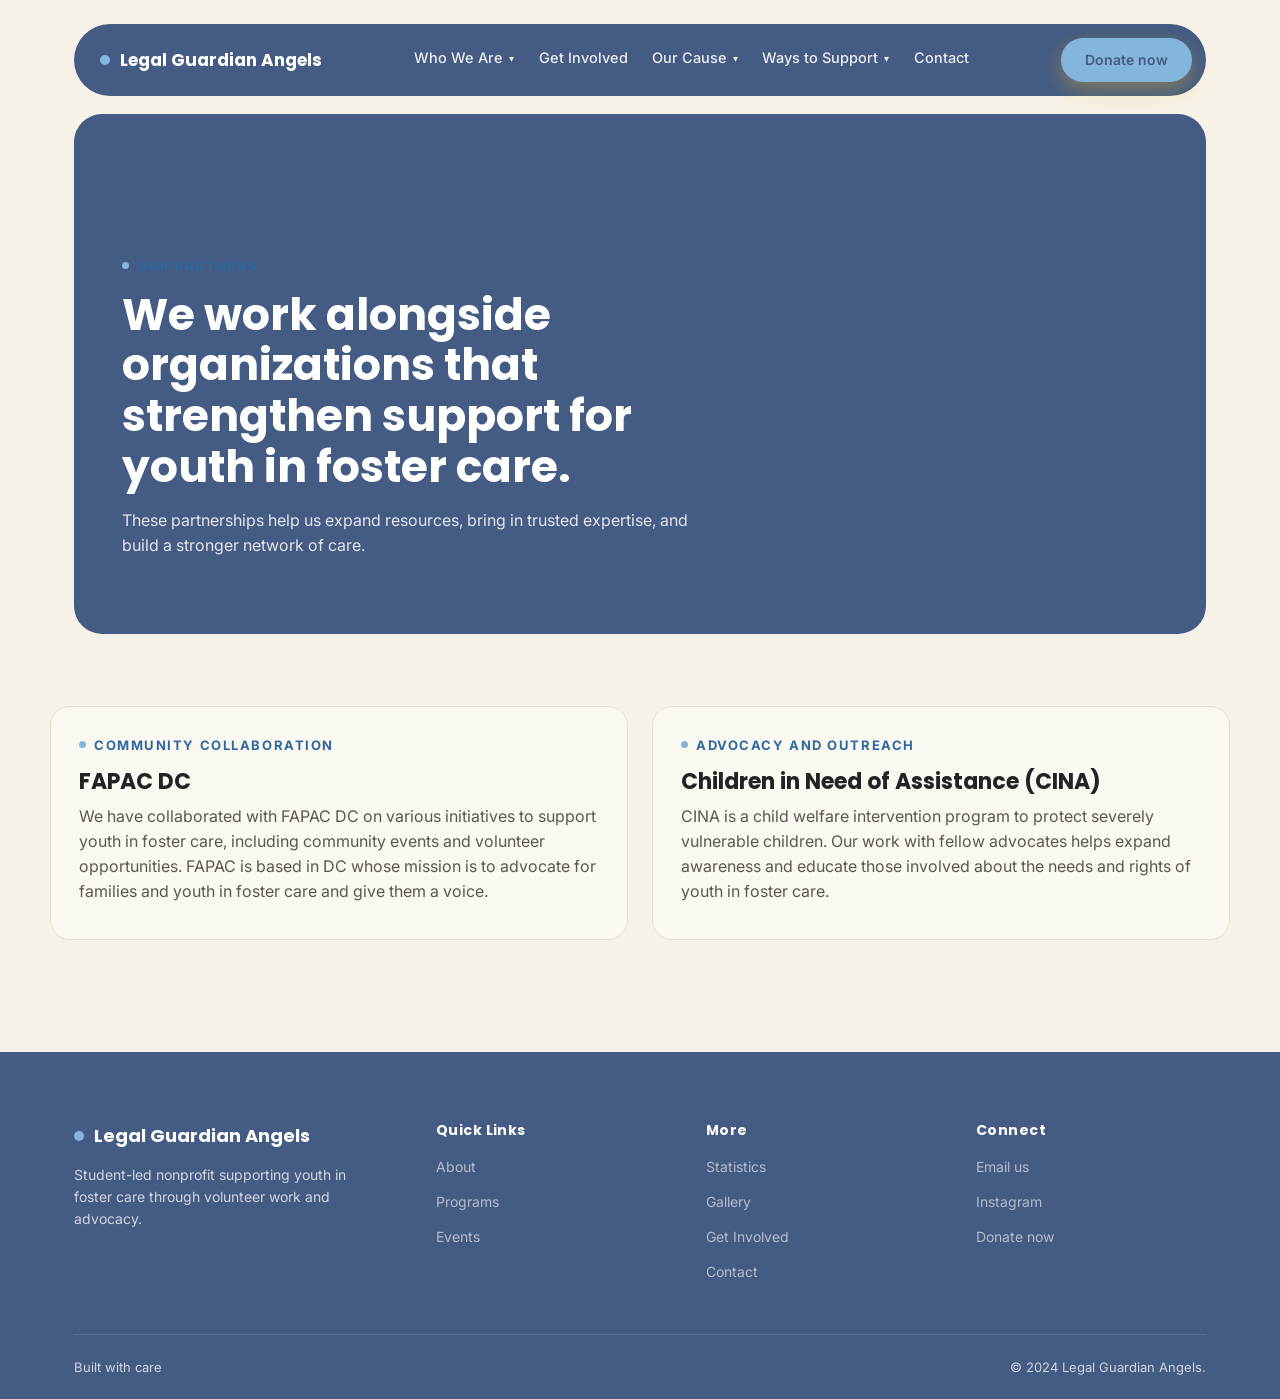
<file: partners.html>
<!DOCTYPE html>
<html lang="en">
<head>
  <meta charset="UTF-8">
  <meta name="viewport" content="width=device-width, initial-scale=1.0">
  <title>Our Partners | Legal Guardian Angels</title>
  <link rel="preconnect" href="https://fonts.googleapis.com">
  <link href="https://fonts.googleapis.com/css2?family=Poppins:wght@500;600;700;800&family=Inter:wght@400;500;600;700&display=swap" rel="stylesheet">
  <style>
    :root{--cream:#F7F2E7;--cream-2:#FBF8F1;--ink:#232323;--ink-soft:#5b5850;--dark:#445b83;--gold:#83b5dd;--gold-dark:#2d699e;--line:#e7e0d1;--radius:20px;}
    *{box-sizing:border-box; margin:0; padding:0;}
    body{font-family:'Inter', sans-serif; background:var(--cream); color:var(--ink); line-height:1.55;}
    h1,h2,h3,h4{font-family:'Poppins', sans-serif; color:var(--ink); line-height:1.15; font-weight:700;}
    a{text-decoration:none; color:inherit;}
    .wrap{max-width:1180px; margin:0 auto; padding:0 24px;}
    .btn{display:inline-flex; align-items:center; justify-content:center; padding:14px 28px; border-radius:999px; font-weight:600; font-size:15px; cursor:pointer; border:none; transition:transform .15s ease, box-shadow .15s ease;}
    .btn:hover{transform:translateY(-2px);} 
    .btn-primary{background:var(--gold); color:var(--dark); box-shadow:0 8px 20px rgba(243,182,39,.35);} 
    .eyebrow{display:flex; align-items:center; gap:8px; font-size:13px; font-weight:700; letter-spacing:.12em; text-transform:uppercase; color:var(--gold-dark); margin-bottom:14px;}
    .eyebrow::before{content:""; width:7px; height:7px; border-radius:50%; background:var(--gold);} 
    header{position:relative; z-index:20;}
    .nav-shell{max-width:1180px; margin:24px auto 0; padding:0 24px;}
    .nav-bar{background:var(--dark); border-radius:999px; display:flex; align-items:center; justify-content:space-between; gap:16px; padding:14px 14px 14px 26px; color:#fff; flex-wrap:nowrap;}
    .logo{display:flex; align-items:center; gap:10px; font-family:'Poppins'; font-weight:700; font-size:17px; flex-shrink:0;}
    .logo-dot{width:10px; height:10px; border-radius:50%; background:var(--gold);} 
    .nav-links{display:flex; align-items:center; justify-content:center; gap:clamp(12px, 1.6vw, 28px); font-size:14.5px; font-weight:500; flex:1; min-width:0; white-space:nowrap; overflow:visible;}  
    .nav-links .nav-link, .nav-links .dropdown-toggle{position:relative; background:none; border:none; color:inherit; font:inherit; padding:0 2px 4px; cursor:pointer; opacity:.9; transition:opacity .15s ease, color .15s ease, font-weight .15s ease; flex-shrink:0; display:inline-flex; align-items:center; gap:6px;} 
    .nav-links .nav-link:hover, .nav-links .dropdown-toggle:hover{opacity:1;} 
    .nav-links .nav-link.active, .nav-links .dropdown-toggle.active, .mobile-menu a.active{color:#fff; opacity:1; font-weight:700;} 
    .nav-links .nav-link::before, .nav-links .dropdown-toggle::before{content:""; position:absolute; left:0; bottom:0; width:100%; height:2px; background:var(--gold); transform:scaleX(0); transform-origin:center; transition:transform .2s ease;} 
    .nav-links .nav-link.active::before, .nav-links .dropdown-toggle.active::before, .dropdown.open .dropdown-toggle::before{transform:scaleX(1);} 
    .nav-links .dropdown-toggle::after{content:"▾"; font-size:10px; line-height:1; transition:transform .2s ease;} 
    .nav-links .dropdown-toggle[aria-expanded="true"]::after, .dropdown.open .dropdown-toggle::after{transform:rotate(180deg);} 
    .nav-link-group{display:inline-flex; align-items:center; gap:4px;} 
    .nav-item{position:relative;} 
    .dropdown-menu{position:absolute; top:calc(100% + 10px); left:0; min-width:220px; background:var(--dark); color:#fff; border:1px solid rgba(255,255,255,.14); border-radius:16px; padding:8px; box-shadow:0 16px 34px rgba(0,0,0,.2); display:none; flex-direction:column; gap:4px; z-index:30;} 
    .dropdown-menu a{display:block; padding:10px 12px; border-radius:10px; color:#fff; opacity:1; text-align:left;} 
    .dropdown-menu a:hover{background:rgba(255,255,255,.12);} 
    .dropdown.open .dropdown-menu{display:flex;} 
    .dropdown.open .dropdown-toggle{color:#fff; font-weight:700;} 
    .nav-cta{display:flex; align-items:center; gap:14px; flex-shrink:0;}
    .burger{display:none; flex-direction:column; gap:4px; cursor:pointer; background:none; border:none; padding:8px;}
    .burger span{width:22px; height:2px; background:#fff; display:block;} 
    @media(max-width:900px){.nav-links{display:none;}.burger{display:flex;}}
    .mobile-menu{display:none; flex-direction:column; gap:2px; background:var(--dark); border-radius:20px; margin-top:8px; padding:10px; color:#fff;}
    .mobile-menu.open{display:flex;}
    .mobile-menu a{padding:12px 16px; border-radius:12px; font-size:15px;}
    .mobile-menu a:hover{background:rgba(255,255,255,.08);}
    .hero{max-width:1180px; margin:18px auto 0; padding:0 24px;}
    .hero-inner{position:relative; border-radius:28px; overflow:hidden; min-height:520px; display:flex; align-items:flex-end; background:var(--dark);}
    .hero-content{position:relative; z-index:2; padding:48px; max-width:700px;}
    .hero-content h1{color:#fff; font-size:44px; margin-bottom:16px;}
    .hero-content p{color:rgba(255,255,255,.85); font-size:16px; max-width:620px; margin-bottom:28px;}
    .card-grid{display:grid; grid-template-columns:repeat(2,1fr); gap:24px; padding:72px 0;}
    .card{background:var(--cream-2); border:1px solid var(--line); border-radius:var(--radius); padding:28px;}
    .card h3{font-size:22px; margin-bottom:10px;}
    .card p{color:var(--ink-soft); margin-bottom:8px;}
    footer{background:var(--dark); color:rgba(255,255,255,.75); margin-top:40px; padding-top:70px;}
    .footer-grid{display:grid; grid-template-columns:1.4fr 1fr 1fr 1fr; gap:40px; padding-bottom:50px; border-bottom:1px solid rgba(255,255,255,.1);} 
    .footer-logo{display:flex; align-items:center; gap:10px; color:#fff; font-family:'Poppins'; font-weight:700; font-size:18px; margin-bottom:14px;} 
    .footer-grid h4{color:#fff; font-size:14px; margin-bottom:16px; letter-spacing:.03em;} 
    .footer-grid ul{list-style:none; display:flex; flex-direction:column; gap:10px;} 
    .footer-grid ul a{font-size:14px; opacity:.8;} 
    .footer-grid ul a:hover{opacity:1;} 
    .footer-bottom{display:flex; justify-content:space-between; align-items:center; padding:22px 0; font-size:13px; flex-wrap:wrap; gap:10px;} 
    @media(max-width:900px){.card-grid{grid-template-columns:1fr;}.footer-grid{grid-template-columns:1fr 1fr;}}
  </style>
</head>
<body>
<header>
  <div class="nav-shell">
    <div class="nav-bar">
      <a href="index.html" class="logo"><span class="logo-dot"></span> Legal Guardian Angels</a>
      <nav class="nav-links">
        <div class="nav-item dropdown">
          <button class="nav-link dropdown-toggle" type="button" aria-expanded="false" aria-controls="who-we-are-menu">Who We Are</button>
          <div class="dropdown-menu" id="who-we-are-menu">
            <a href="mission.html">Our Mission</a>
            <a href="impact.html">Our Impact</a>
            <a href="events.html">Events</a>
            <a href="team-leadership.html">Team &amp; Leadership</a>
            <a href="gallery.html">Photo Gallery</a>
          </div>
        </div>
        <a href="get-involved.html" class="nav-link">Get Involved</a>
        <div class="nav-item dropdown">
          <a href="statistics.html" class="nav-link dropdown-toggle" data-parent="our-cause">Our Cause</a>
          <div class="dropdown-menu" id="our-cause-menu">
            <a href="partners.html">Our Partners</a>
          </div>
        </div>
        <div class="nav-item dropdown">
          <button class="nav-link dropdown-toggle" type="button" aria-expanded="false" aria-controls="ways-to-support-menu">Ways to Support</button>
          <div class="dropdown-menu" id="ways-to-support-menu">
            <a href="https://www.spotfund.com/story/1d120779-6654-4a64-a59e-068f6ab8086c?SFID=EmpowerFosterYouth">Donate</a>
            <a href="index.html#contact">Partnership Requests</a>
          </div>
        </div>
        <a href="index.html#contact" class="nav-link">Contact</a>
      </nav>
      <div class="nav-cta">
        <a href="https://www.spotfund.com/story/1d120779-6654-4a64-a59e-068f6ab8086c?SFID=EmpowerFosterYouth" class="btn btn-primary" style="padding:11px 24px; font-size:14px;">Donate now</a>
        <button class="burger" onclick="document.getElementById('mmenu').classList.toggle('open')" aria-label="Toggle menu"><span></span><span></span><span></span></button>
      </div>
    </div>
    <div class="mobile-menu" id="mmenu">
      <a href="mission.html">Our Mission</a>
      <a href="impact.html">Our Impact</a>
      <a href="events.html">Events</a>
      <a href="team-leadership.html">Team &amp; Leadership</a>
      <a href="gallery.html">Photo Gallery</a>
      <a href="get-involved.html">Get Involved</a>
      <a href="statistics.html">Our Cause</a>
      <a href="partners.html">Our Partners</a>
      <a href="https://www.spotfund.com/story/1d120779-6654-4a64-a59e-068f6ab8086c?SFID=EmpowerFosterYouth">Donate</a>
      <a href="index.html#contact">Partnership Requests</a>
      <a href="index.html#contact">Contact</a>
    </div>
  </div>
</header>

<div class="hero">
  <div class="hero-inner">
    <div class="hero-content">
      <div class="eyebrow">Our partners</div>
      <h1>We work alongside organizations that strengthen support for youth in foster care.</h1>
      <p>These partnerships help us expand resources, bring in trusted expertise, and build a stronger network of care.</p>
    </div>
  </div>
</div>

<section>
  <div class="wrap card-grid">
    <div class="card">
      <div class="eyebrow">Community collaboration</div>
      <h3>FAPAC DC</h3>
      <p>We have collaborated with FAPAC DC on various initiatives to support youth in foster care, including community events and volunteer opportunities. FAPAC is based in DC whose mission is to advocate for families and youth in foster care and give them a voice. </p>
    </div>
    <div class="card">
      <div class="eyebrow">Advocacy and outreach</div>
      <h3>Children in Need of Assistance (CINA)</h3>
      <p>CINA is a child welfare intervention program to protect severely vulnerable children. Our work with fellow advocates helps expand awareness and educate those involved about the needs and rights of youth in foster care.</p>
    </div>
  </div>
</section>

<footer>
  <div class="wrap">
    <div class="footer-grid">
      <div>
        <div class="footer-logo"><span class="logo-dot"></span> Legal Guardian Angels</div>
        <p style="font-size:14px; max-width:280px;">Student-led nonprofit supporting youth in foster care through volunteer work and advocacy.</p>
      </div>
      <div>
        <h4>Quick Links</h4>
        <ul>
          <li><a href="/#about">About</a></li>
          <li><a href="programs.html">Programs</a></li><li><a href="events.html">Events</a></li>
        </ul>
      </div>
      <div>
        <h4>More</h4>
        <ul>
          <li><a href="statistics.html">Statistics</a></li>
          <li><a href="gallery.html">Gallery</a></li>
          <li><a href="get-involved.html">Get Involved</a></li>
          <li><a href="index.html#contact">Contact</a></li>
        </ul>
      </div>
      <div>
        <h4>Connect</h4>
        <ul>
          <li><a href="mailto:legalguardianangelsumd@gmail.com">Email us</a></li>
          <li><a href="#">Instagram</a></li>
          <li><a href="https://www.spotfund.com/story/1d120779-6654-4a64-a59e-068f6ab8086c?SFID=EmpowerFosterYouth">Donate now</a></li>
        </ul>
      </div>
    </div>
    <div class="wrap footer-bottom" style="padding-left:0; padding-right:0;">
      <span>Built with care</span>
      <span>© 2024 Legal Guardian Angels.</span>
    </div>
  </div>
</footer>
<script src="script.js"></script>
</body>
</html>
</file>
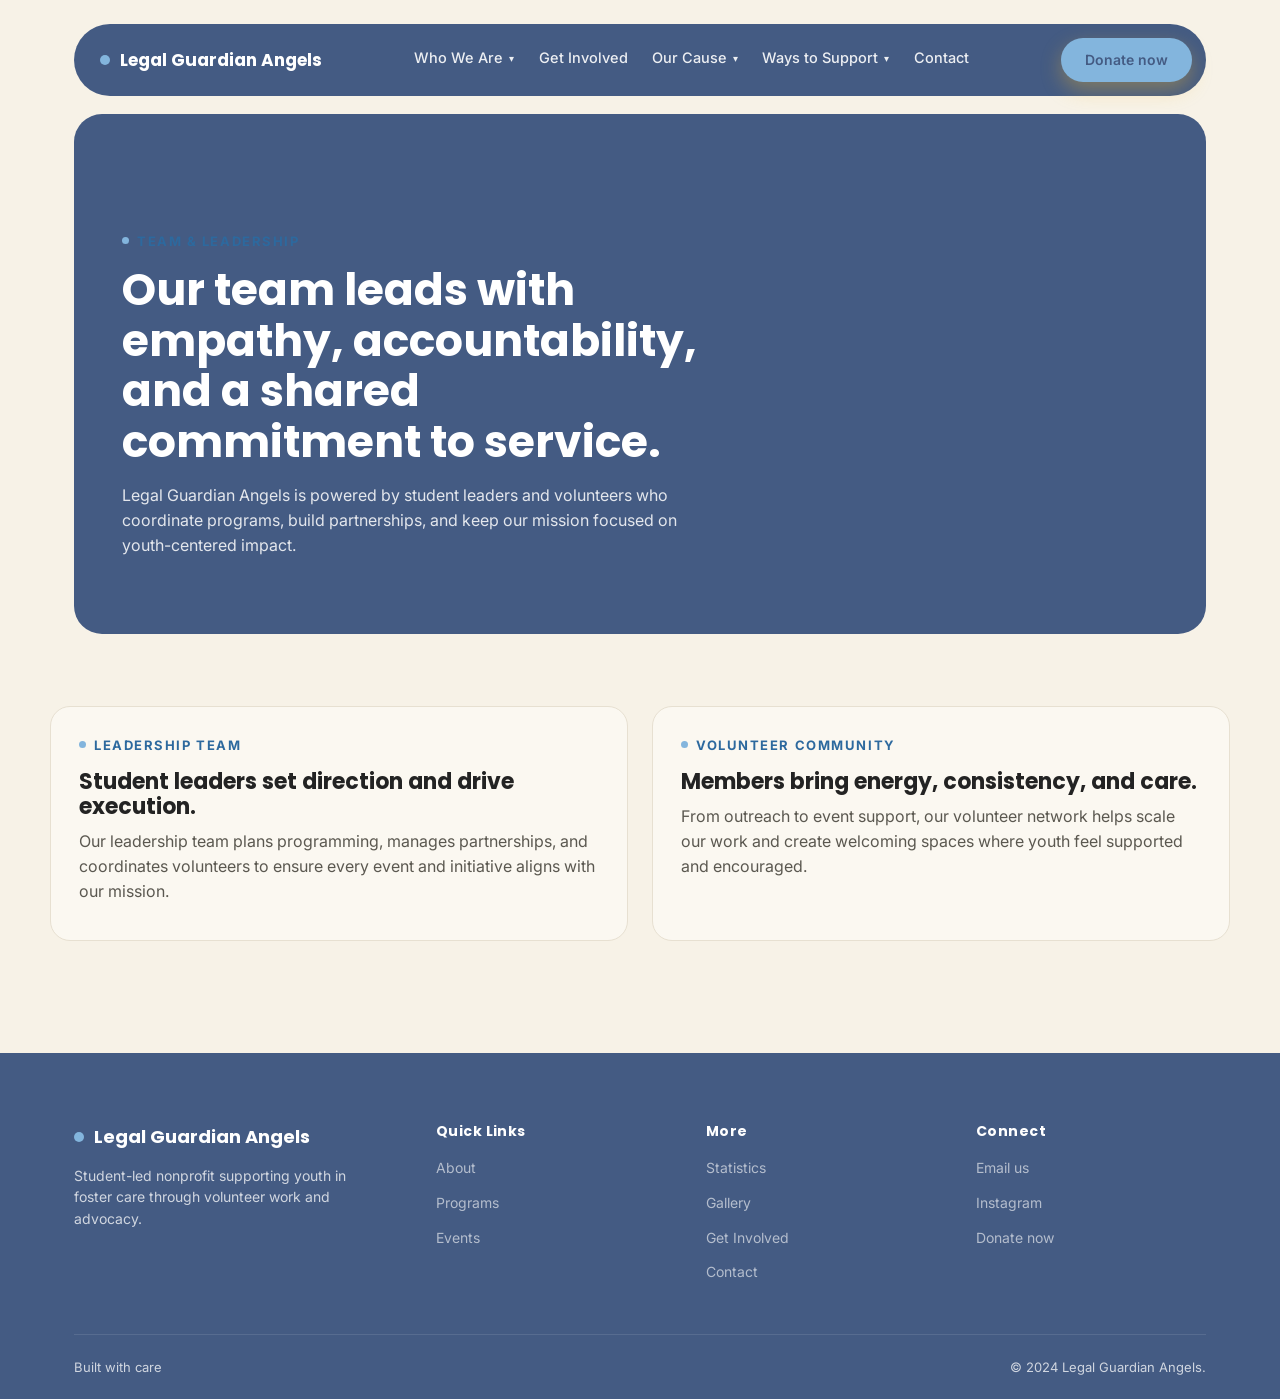
<file: team-leadership.html>
<!DOCTYPE html>
<html lang="en">
<head>
  <meta charset="UTF-8">
  <meta name="viewport" content="width=device-width, initial-scale=1.0">
  <title>Team & Leadership | Legal Guardian Angels</title>
  <link rel="preconnect" href="https://fonts.googleapis.com">
  <link href="https://fonts.googleapis.com/css2?family=Poppins:wght@500;600;700;800&family=Inter:wght@400;500;600;700&display=swap" rel="stylesheet">
  <style>
    :root{--cream:#F7F2E7;--cream-2:#FBF8F1;--ink:#232323;--ink-soft:#5b5850;--dark:#445b83;--gold:#83b5dd;--gold-dark:#2d699e;--line:#e7e0d1;--radius:20px;}
    *{box-sizing:border-box; margin:0; padding:0;}
    body{font-family:'Inter', sans-serif; background:var(--cream); color:var(--ink); line-height:1.55;}
    h1,h2,h3,h4{font-family:'Poppins', sans-serif; color:var(--ink); line-height:1.15; font-weight:700;}
    a{text-decoration:none; color:inherit;}
    .wrap{max-width:1180px; margin:0 auto; padding:0 24px;}
    .btn{display:inline-flex; align-items:center; justify-content:center; padding:14px 28px; border-radius:999px; font-weight:600; font-size:15px; cursor:pointer; border:none; transition:transform .15s ease, box-shadow .15s ease;}
    .btn:hover{transform:translateY(-2px);} 
    .btn-primary{background:var(--gold); color:var(--dark); box-shadow:0 8px 20px rgba(243,182,39,.35);} 
    .eyebrow{display:flex; align-items:center; gap:8px; font-size:13px; font-weight:700; letter-spacing:.12em; text-transform:uppercase; color:var(--gold-dark); margin-bottom:14px;}
    .eyebrow::before{content:""; width:7px; height:7px; border-radius:50%; background:var(--gold);} 
    header{position:relative; z-index:20;}
    .nav-shell{max-width:1180px; margin:24px auto 0; padding:0 24px;}
    .nav-bar{background:var(--dark); border-radius:999px; display:flex; align-items:center; justify-content:space-between; gap:16px; padding:14px 14px 14px 26px; color:#fff; flex-wrap:nowrap;}
    .logo{display:flex; align-items:center; gap:10px; font-family:'Poppins'; font-weight:700; font-size:17px; flex-shrink:0;}
    .logo-dot{width:10px; height:10px; border-radius:50%; background:var(--gold);} 
    .nav-links{display:flex; align-items:center; justify-content:center; gap:clamp(12px, 1.6vw, 28px); font-size:14.5px; font-weight:500; flex:1; min-width:0; white-space:nowrap; overflow:visible;}  
    .nav-links .nav-link, .nav-links .dropdown-toggle{position:relative; background:none; border:none; color:inherit; font:inherit; padding:0 2px 4px; cursor:pointer; opacity:.9; transition:opacity .15s ease, color .15s ease, font-weight .15s ease; flex-shrink:0; display:inline-flex; align-items:center; gap:6px;} 
    .nav-links .nav-link:hover, .nav-links .dropdown-toggle:hover{opacity:1;} 
    .nav-links .nav-link.active, .nav-links .dropdown-toggle.active, .mobile-menu a.active{color:#fff; opacity:1; font-weight:700;} 
    .nav-links .nav-link::before, .nav-links .dropdown-toggle::before{content:""; position:absolute; left:0; bottom:0; width:100%; height:2px; background:var(--gold); transform:scaleX(0); transform-origin:center; transition:transform .2s ease;} 
    .nav-links .nav-link.active::before, .nav-links .dropdown-toggle.active::before, .dropdown.open .dropdown-toggle::before{transform:scaleX(1);} 
    .nav-links .dropdown-toggle::after{content:"▾"; font-size:10px; line-height:1; transition:transform .2s ease;} 
    .nav-links .dropdown-toggle[aria-expanded="true"]::after, .dropdown.open .dropdown-toggle::after{transform:rotate(180deg);} 
    .nav-link-group{display:inline-flex; align-items:center; gap:4px;} 
    .nav-item{position:relative;} 
    .dropdown-menu{position:absolute; top:calc(100% + 10px); left:0; min-width:220px; background:var(--dark); color:#fff; border:1px solid rgba(255,255,255,.14); border-radius:16px; padding:8px; box-shadow:0 16px 34px rgba(0,0,0,.2); display:none; flex-direction:column; gap:4px; z-index:30;} 
    .dropdown-menu a{display:block; padding:10px 12px; border-radius:10px; color:#fff; opacity:1; text-align:left;} 
    .dropdown-menu a:hover{background:rgba(255,255,255,.12);} 
    .dropdown.open .dropdown-menu{display:flex;} 
    .dropdown.open .dropdown-toggle{color:#fff; font-weight:700;} 
    .nav-cta{display:flex; align-items:center; gap:14px; flex-shrink:0;}
    .burger{display:none; flex-direction:column; gap:4px; cursor:pointer; background:none; border:none; padding:8px;}
    .burger span{width:22px; height:2px; background:#fff; display:block;} 
    @media(max-width:900px){.nav-links{display:none;}.burger{display:flex;}}
    .mobile-menu{display:none; flex-direction:column; gap:2px; background:var(--dark); border-radius:20px; margin-top:8px; padding:10px; color:#fff;}
    .mobile-menu.open{display:flex;}
    .mobile-menu a{padding:12px 16px; border-radius:12px; font-size:15px;}
    .mobile-menu a:hover{background:rgba(255,255,255,.08);}
    .hero{max-width:1180px; margin:18px auto 0; padding:0 24px;}
    .hero-inner{position:relative; border-radius:28px; overflow:hidden; min-height:520px; display:flex; align-items:flex-end; background:var(--dark);}
    .hero-content{position:relative; z-index:2; padding:48px; max-width:700px;}
    .hero-content h1{color:#fff; font-size:44px; margin-bottom:16px;}
    .hero-content p{color:rgba(255,255,255,.85); font-size:16px; max-width:620px; margin-bottom:28px;}
    .card-grid{display:grid; grid-template-columns:repeat(2,1fr); gap:24px; padding:72px 0;}
    .card{background:var(--cream-2); border:1px solid var(--line); border-radius:var(--radius); padding:28px;}
    .card h3{font-size:22px; margin-bottom:10px;}
    .card p{color:var(--ink-soft); margin-bottom:8px;}
    footer{background:var(--dark); color:rgba(255,255,255,.75); margin-top:40px; padding-top:70px;}
    .footer-grid{display:grid; grid-template-columns:1.4fr 1fr 1fr 1fr; gap:40px; padding-bottom:50px; border-bottom:1px solid rgba(255,255,255,.1);} 
    .footer-logo{display:flex; align-items:center; gap:10px; color:#fff; font-family:'Poppins'; font-weight:700; font-size:18px; margin-bottom:14px;} 
    .footer-grid h4{color:#fff; font-size:14px; margin-bottom:16px; letter-spacing:.03em;} 
    .footer-grid ul{list-style:none; display:flex; flex-direction:column; gap:10px;} 
    .footer-grid ul a{font-size:14px; opacity:.8;} 
    .footer-grid ul a:hover{opacity:1;} 
    .footer-bottom{display:flex; justify-content:space-between; align-items:center; padding:22px 0; font-size:13px; flex-wrap:wrap; gap:10px;} 
    @media(max-width:900px){.card-grid{grid-template-columns:1fr;}.footer-grid{grid-template-columns:1fr 1fr;}}
  </style>
</head>
<body>
<header>
  <div class="nav-shell">
    <div class="nav-bar">
      <a href="index.html" class="logo"><span class="logo-dot"></span> Legal Guardian Angels</a>
      <nav class="nav-links">
        <div class="nav-item dropdown">
          <button class="nav-link dropdown-toggle" type="button" aria-expanded="false" aria-controls="who-we-are-menu">Who We Are</button>
          <div class="dropdown-menu" id="who-we-are-menu">
            <a href="mission.html">Our Mission</a>
            <a href="impact.html">Our Impact</a>
            <a href="events.html">Events</a>
            <a href="team-leadership.html">Team &amp; Leadership</a>
            <a href="gallery.html">Photo Gallery</a>
          </div>
        </div>
        <a href="get-involved.html" class="nav-link">Get Involved</a>
        <div class="nav-item dropdown">
          <a href="statistics.html" class="nav-link dropdown-toggle" data-parent="our-cause">Our Cause</a>
          <div class="dropdown-menu" id="our-cause-menu">
            <a href="partners.html">Our Partners</a>
          </div>
        </div>
        <div class="nav-item dropdown">
          <button class="nav-link dropdown-toggle" type="button" aria-expanded="false" aria-controls="ways-to-support-menu">Ways to Support</button>
          <div class="dropdown-menu" id="ways-to-support-menu">
            <a href="https://www.spotfund.com/story/1d120779-6654-4a64-a59e-068f6ab8086c?SFID=EmpowerFosterYouth">Donate</a>
            <a href="index.html#contact">Partnership Requests</a>
          </div>
        </div>
        <a href="index.html#contact" class="nav-link">Contact</a>
      </nav>
      <div class="nav-cta">
        <a href="https://www.spotfund.com/story/1d120779-6654-4a64-a59e-068f6ab8086c?SFID=EmpowerFosterYouth" class="btn btn-primary" style="padding:11px 24px; font-size:14px;">Donate now</a>
        <button class="burger" onclick="document.getElementById('mmenu').classList.toggle('open')" aria-label="Toggle menu"><span></span><span></span><span></span></button>
      </div>
    </div>
    <div class="mobile-menu" id="mmenu">
      <a href="mission.html">Our Mission</a>
      <a href="impact.html">Our Impact</a>
      <a href="events.html">Events</a>
      <a href="team-leadership.html">Team &amp; Leadership</a>
      <a href="gallery.html">Photo Gallery</a>
      <a href="get-involved.html">Get Involved</a>
      <a href="statistics.html">Our Cause</a>
      <a href="partners.html">Our Partners</a>
      <a href="https://www.spotfund.com/story/1d120779-6654-4a64-a59e-068f6ab8086c?SFID=EmpowerFosterYouth">Donate</a>
      <a href="index.html#contact">Partnership Requests</a>
      <a href="index.html#contact">Contact</a>
    </div>
  </div>
</header>

<div class="hero">
  <div class="hero-inner">
    <div class="hero-content">
      <div class="eyebrow">Team &amp; leadership</div>
      <h1>Our team leads with empathy, accountability, and a shared commitment to service.</h1>
      <p>Legal Guardian Angels is powered by student leaders and volunteers who coordinate programs, build partnerships, and keep our mission focused on youth-centered impact.</p>
    </div>
  </div>
</div>

<section>
  <div class="wrap card-grid">
    <div class="card">
      <div class="eyebrow">Leadership team</div>
      <h3>Student leaders set direction and drive execution.</h3>
      <p>Our leadership team plans programming, manages partnerships, and coordinates volunteers to ensure every event and initiative aligns with our mission.</p>
    </div>
    <div class="card">
      <div class="eyebrow">Volunteer community</div>
      <h3>Members bring energy, consistency, and care.</h3>
      <p>From outreach to event support, our volunteer network helps scale our work and create welcoming spaces where youth feel supported and encouraged.</p>
    </div>
  </div>
</section>

<footer>
  <div class="wrap">
    <div class="footer-grid">
      <div>
        <div class="footer-logo"><span class="logo-dot"></span> Legal Guardian Angels</div>
        <p style="font-size:14px; max-width:280px;">Student-led nonprofit supporting youth in foster care through volunteer work and advocacy.</p>
      </div>
      <div>
        <h4>Quick Links</h4>
        <ul>
          <li><a href="/#about">About</a></li>
          <li><a href="programs.html">Programs</a></li><li><a href="events.html">Events</a></li>
        </ul>
      </div>
      <div>
        <h4>More</h4>
        <ul>
          <li><a href="statistics.html">Statistics</a></li>
          <li><a href="gallery.html">Gallery</a></li>
          <li><a href="get-involved.html">Get Involved</a></li>
          <li><a href="index.html#contact">Contact</a></li>
        </ul>
      </div>
      <div>
        <h4>Connect</h4>
        <ul>
          <li><a href="mailto:legalguardianangelsumd@gmail.com">Email us</a></li>
          <li><a href="#">Instagram</a></li>
          <li><a href="https://www.spotfund.com/story/1d120779-6654-4a64-a59e-068f6ab8086c?SFID=EmpowerFosterYouth">Donate now</a></li>
        </ul>
      </div>
    </div>
    <div class="wrap footer-bottom" style="padding-left:0; padding-right:0;">
      <span>Built with care</span>
      <span>© 2024 Legal Guardian Angels.</span>
    </div>
  </div>
</footer>
<script src="script.js"></script>
</body>
</html>
</file>
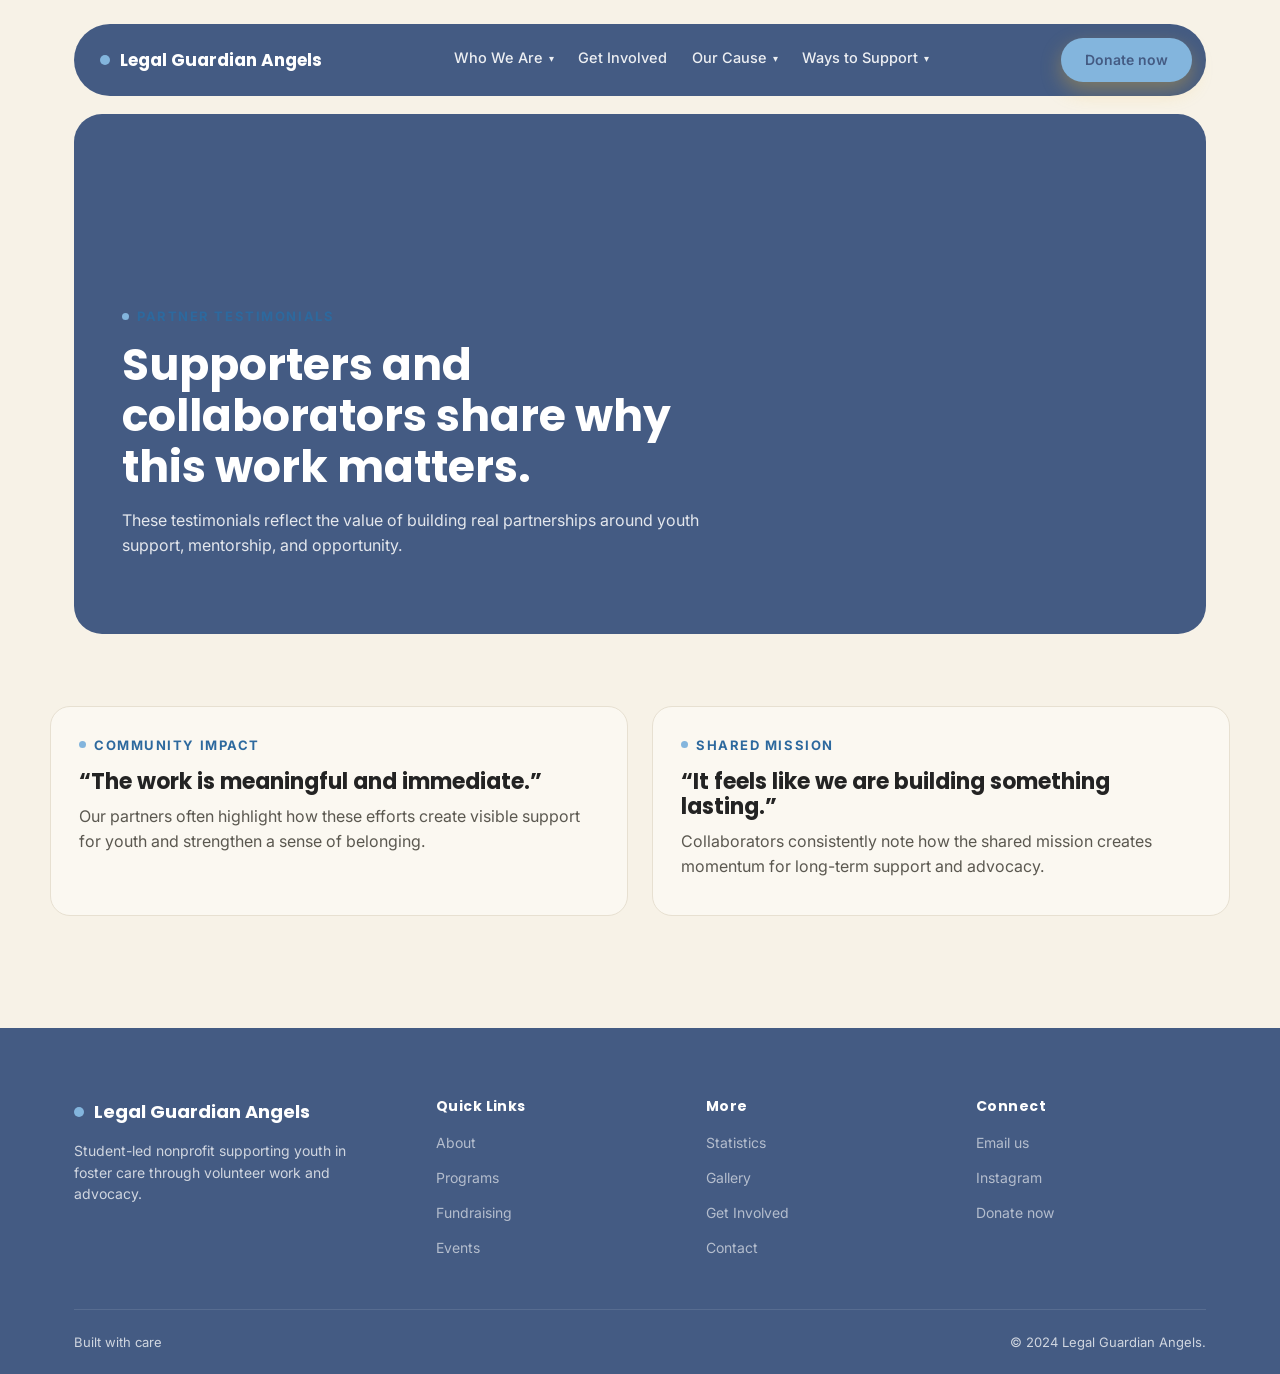
<file: testimonials.html>
<!DOCTYPE html>
<html lang="en">
<head>
  <meta charset="UTF-8">
  <meta name="viewport" content="width=device-width, initial-scale=1.0">
  <title>Partner Testimonials | Legal Guardian Angels</title>
  <link rel="preconnect" href="https://fonts.googleapis.com">
  <link href="https://fonts.googleapis.com/css2?family=Poppins:wght@500;600;700;800&family=Inter:wght@400;500;600;700&display=swap" rel="stylesheet">
  <style>
    :root{--cream:#F7F2E7;--cream-2:#FBF8F1;--ink:#232323;--ink-soft:#5b5850;--dark:#445b83;--gold:#83b5dd;--gold-dark:#2d699e;--line:#e7e0d1;--radius:20px;}
    *{box-sizing:border-box; margin:0; padding:0;}
    body{font-family:'Inter', sans-serif; background:var(--cream); color:var(--ink); line-height:1.55;}
    h1,h2,h3,h4{font-family:'Poppins', sans-serif; color:var(--ink); line-height:1.15; font-weight:700;}
    a{text-decoration:none; color:inherit;}
    .wrap{max-width:1180px; margin:0 auto; padding:0 24px;}
    .btn{display:inline-flex; align-items:center; justify-content:center; padding:14px 28px; border-radius:999px; font-weight:600; font-size:15px; cursor:pointer; border:none; transition:transform .15s ease, box-shadow .15s ease;}
    .btn:hover{transform:translateY(-2px);} 
    .btn-primary{background:var(--gold); color:var(--dark); box-shadow:0 8px 20px rgba(243,182,39,.35);} 
    .eyebrow{display:flex; align-items:center; gap:8px; font-size:13px; font-weight:700; letter-spacing:.12em; text-transform:uppercase; color:var(--gold-dark); margin-bottom:14px;}
    .eyebrow::before{content:""; width:7px; height:7px; border-radius:50%; background:var(--gold);} 
    header{position:relative; z-index:20;}
    .nav-shell{max-width:1180px; margin:24px auto 0; padding:0 24px;}
    .nav-bar{background:var(--dark); border-radius:999px; display:flex; align-items:center; justify-content:space-between; gap:16px; padding:14px 14px 14px 26px; color:#fff; flex-wrap:nowrap;}
    .logo{display:flex; align-items:center; gap:10px; font-family:'Poppins'; font-weight:700; font-size:17px; flex-shrink:0;}
    .logo-dot{width:10px; height:10px; border-radius:50%; background:var(--gold);} 
    .nav-links{display:flex; align-items:center; justify-content:center; gap:clamp(12px, 1.6vw, 28px); font-size:14.5px; font-weight:500; flex:1; min-width:0; white-space:nowrap; overflow-x:auto; scrollbar-width:none; -ms-overflow-style:none;} 
    .nav-links::-webkit-scrollbar{display:none;} 
    .nav-links .nav-link, .nav-links .dropdown-toggle{position:relative; background:none; border:none; color:inherit; font:inherit; padding:0 2px 4px; cursor:pointer; opacity:.9; transition:opacity .15s ease, color .15s ease, font-weight .15s ease; flex-shrink:0; display:inline-flex; align-items:center; gap:6px;} 
    .nav-links .nav-link:hover, .nav-links .dropdown-toggle:hover{opacity:1;} 
    .nav-links .nav-link.active, .nav-links .dropdown-toggle.active, .mobile-menu a.active{color:#fff; opacity:1; font-weight:700;} 
    .nav-links .nav-link::before, .nav-links .dropdown-toggle::before{content:""; position:absolute; left:0; bottom:0; width:100%; height:2px; background:var(--gold); transform:scaleX(0); transform-origin:center; transition:transform .2s ease;} 
    .nav-links .nav-link.active::before, .nav-links .dropdown-toggle.active::before, .dropdown.open .dropdown-toggle::before{transform:scaleX(1);} 
    .nav-links .dropdown-toggle::after{content:"▾"; font-size:10px; line-height:1; transition:transform .2s ease;} 
    .nav-links .dropdown-toggle[aria-expanded="true"]::after, .dropdown.open .dropdown-toggle::after{transform:rotate(180deg);} 
    .nav-link-group{display:inline-flex; align-items:center; gap:4px;} 
    .nav-item{position:relative;} 
    .dropdown-menu{position:absolute; top:calc(100% + 10px); left:0; min-width:220px; background:var(--dark); color:#fff; border:1px solid rgba(255,255,255,.14); border-radius:16px; padding:8px; box-shadow:0 16px 34px rgba(0,0,0,.2); display:none; flex-direction:column; gap:4px; z-index:30;} 
    .dropdown-menu a{display:block; padding:10px 12px; border-radius:10px; color:#fff; opacity:1; text-align:left;} 
    .dropdown-menu a:hover{background:rgba(255,255,255,.12);} 
    .dropdown.open .dropdown-menu{display:flex;} 
    .dropdown.open .dropdown-toggle{color:#fff; font-weight:700;} 
    .nav-cta{display:flex; align-items:center; gap:14px; flex-shrink:0;}
    .burger{display:none; flex-direction:column; gap:4px; cursor:pointer; background:none; border:none; padding:8px;}
    .burger span{width:22px; height:2px; background:#fff; display:block;} 
    @media(max-width:900px){.nav-links{display:none;}.burger{display:flex;}}
    .mobile-menu{display:none; flex-direction:column; gap:2px; background:var(--dark); border-radius:20px; margin-top:8px; padding:10px; color:#fff;}
    .mobile-menu.open{display:flex;}
    .mobile-menu a{padding:12px 16px; border-radius:12px; font-size:15px;}
    .mobile-menu a:hover{background:rgba(255,255,255,.08);}
    .hero{max-width:1180px; margin:18px auto 0; padding:0 24px;}
    .hero-inner{position:relative; border-radius:28px; overflow:hidden; min-height:520px; display:flex; align-items:flex-end; background:var(--dark);}
    .hero-content{position:relative; z-index:2; padding:48px; max-width:700px;}
    .hero-content h1{color:#fff; font-size:44px; margin-bottom:16px;}
    .hero-content p{color:rgba(255,255,255,.85); font-size:16px; max-width:620px; margin-bottom:28px;}
    .card-grid{display:grid; grid-template-columns:repeat(2,1fr); gap:24px; padding:72px 0;}
    .card{background:var(--cream-2); border:1px solid var(--line); border-radius:var(--radius); padding:28px;}
    .card h3{font-size:22px; margin-bottom:10px;}
    .card p{color:var(--ink-soft); margin-bottom:8px;}
    footer{background:var(--dark); color:rgba(255,255,255,.75); margin-top:40px; padding-top:70px;}
    .footer-grid{display:grid; grid-template-columns:1.4fr 1fr 1fr 1fr; gap:40px; padding-bottom:50px; border-bottom:1px solid rgba(255,255,255,.1);} 
    .footer-logo{display:flex; align-items:center; gap:10px; color:#fff; font-family:'Poppins'; font-weight:700; font-size:18px; margin-bottom:14px;} 
    .footer-grid h4{color:#fff; font-size:14px; margin-bottom:16px; letter-spacing:.03em;} 
    .footer-grid ul{list-style:none; display:flex; flex-direction:column; gap:10px;} 
    .footer-grid ul a{font-size:14px; opacity:.8;} 
    .footer-grid ul a:hover{opacity:1;} 
    .footer-bottom{display:flex; justify-content:space-between; align-items:center; padding:22px 0; font-size:13px; flex-wrap:wrap; gap:10px;} 
    @media(max-width:900px){.card-grid{grid-template-columns:1fr;}.footer-grid{grid-template-columns:1fr 1fr;}}
  </style>
</head>
<body>
<header>
  <div class="nav-shell">
    <div class="nav-bar">
      <a href="index.html" class="logo"><span class="logo-dot"></span> Legal Guardian Angels</a>
      <nav class="nav-links">
        <div class="nav-item dropdown">
          <button class="nav-link dropdown-toggle" type="button" aria-expanded="false" aria-controls="who-we-are-menu">Who We Are</button>
          <div class="dropdown-menu" id="who-we-are-menu">
            <a href="/#mission">Our Mission</a>
            <a href="/#events">Our Impact</a>
            <a href="/#about">Team &amp; Leadership</a>
            <a href="gallery.html">Photo Gallery</a>
          </div>
        </div>
        <a href="get-involved.html" class="nav-link">Get Involved</a>
        <div class="nav-item dropdown">
          <a href="statistics.html" class="nav-link dropdown-toggle" data-parent="our-cause">Our Cause</a>
          <div class="dropdown-menu" id="our-cause-menu">
            <a href="partners.html">Our Partners</a>
            <a href="testimonials.html">Partner Testimonials</a>
          </div>
        </div>
        <div class="nav-item dropdown">
          <button class="nav-link dropdown-toggle" type="button" aria-expanded="false" aria-controls="ways-to-support-menu">Ways to Support</button>
          <div class="dropdown-menu" id="ways-to-support-menu">
            <a href="https://www.spotfund.com/story/1d120779-6654-4a64-a59e-068f6ab8086c?SFID=EmpowerFosterYouth">Donate</a>
            <a href="/#contact">Partnership Requests</a>
          </div>
        </div>
      </nav>
      <div class="nav-cta">
        <a href="https://www.spotfund.com/story/1d120779-6654-4a64-a59e-068f6ab8086c?SFID=EmpowerFosterYouth" class="btn btn-primary" style="padding:11px 24px; font-size:14px;">Donate now</a>
        <button class="burger" onclick="document.getElementById('mmenu').classList.toggle('open')" aria-label="Toggle menu"><span></span><span></span><span></span></button>
      </div>
    </div>
    <div class="mobile-menu" id="mmenu">
      <a href="/#mission">Our Mission</a>
      <a href="/#events">Our Impact</a>
      <a href="/#about">Team &amp; Leadership</a>
      <a href="gallery.html">Photo Gallery</a>
      <a href="get-involved.html">Get Involved</a>
      <a href="statistics.html">Our Cause</a>
      <a href="partners.html">Our Partners</a>
      <a href="testimonials.html">Partner Testimonials</a>
      <a href="https://www.spotfund.com/story/1d120779-6654-4a64-a59e-068f6ab8086c?SFID=EmpowerFosterYouth">Donate</a>
      <a href="/#contact">Partnership Requests</a>
    </div>
  </div>
</header>

<div class="hero">
  <div class="hero-inner">
    <div class="hero-content">
      <div class="eyebrow">Partner testimonials</div>
      <h1>Supporters and collaborators share why this work matters.</h1>
      <p>These testimonials reflect the value of building real partnerships around youth support, mentorship, and opportunity.</p>
    </div>
  </div>
</div>

<section>
  <div class="wrap card-grid">
    <div class="card">
      <div class="eyebrow">Community impact</div>
      <h3>“The work is meaningful and immediate.”</h3>
      <p>Our partners often highlight how these efforts create visible support for youth and strengthen a sense of belonging.</p>
    </div>
    <div class="card">
      <div class="eyebrow">Shared mission</div>
      <h3>“It feels like we are building something lasting.”</h3>
      <p>Collaborators consistently note how the shared mission creates momentum for long-term support and advocacy.</p>
    </div>
  </div>
</section>

<footer>
  <div class="wrap">
    <div class="footer-grid">
      <div>
        <div class="footer-logo"><span class="logo-dot"></span> Legal Guardian Angels</div>
        <p style="font-size:14px; max-width:280px;">Student-led nonprofit supporting youth in foster care through volunteer work and advocacy.</p>
      </div>
      <div>
        <h4>Quick Links</h4>
        <ul>
          <li><a href="/#about">About</a></li>
          <li><a href="programs.html">Programs</a></li>
          <li><a href="fundraising.html">Fundraising</a></li>
          <li><a href="events.html">Events</a></li>
        </ul>
      </div>
      <div>
        <h4>More</h4>
        <ul>
          <li><a href="statistics.html">Statistics</a></li>
          <li><a href="gallery.html">Gallery</a></li>
          <li><a href="get-involved.html">Get Involved</a></li>
          <li><a href="/#contact">Contact</a></li>
        </ul>
      </div>
      <div>
        <h4>Connect</h4>
        <ul>
          <li><a href="mailto:legalguardianangelsumd@gmail.com">Email us</a></li>
          <li><a href="#">Instagram</a></li>
          <li><a href="https://www.spotfund.com/story/1d120779-6654-4a64-a59e-068f6ab8086c?SFID=EmpowerFosterYouth">Donate now</a></li>
        </ul>
      </div>
    </div>
    <div class="wrap footer-bottom" style="padding-left:0; padding-right:0;">
      <span>Built with care</span>
      <span>© 2024 Legal Guardian Angels.</span>
    </div>
  </div>
</footer>
<script src="script.js"></script>
</body>
</html>
</file>
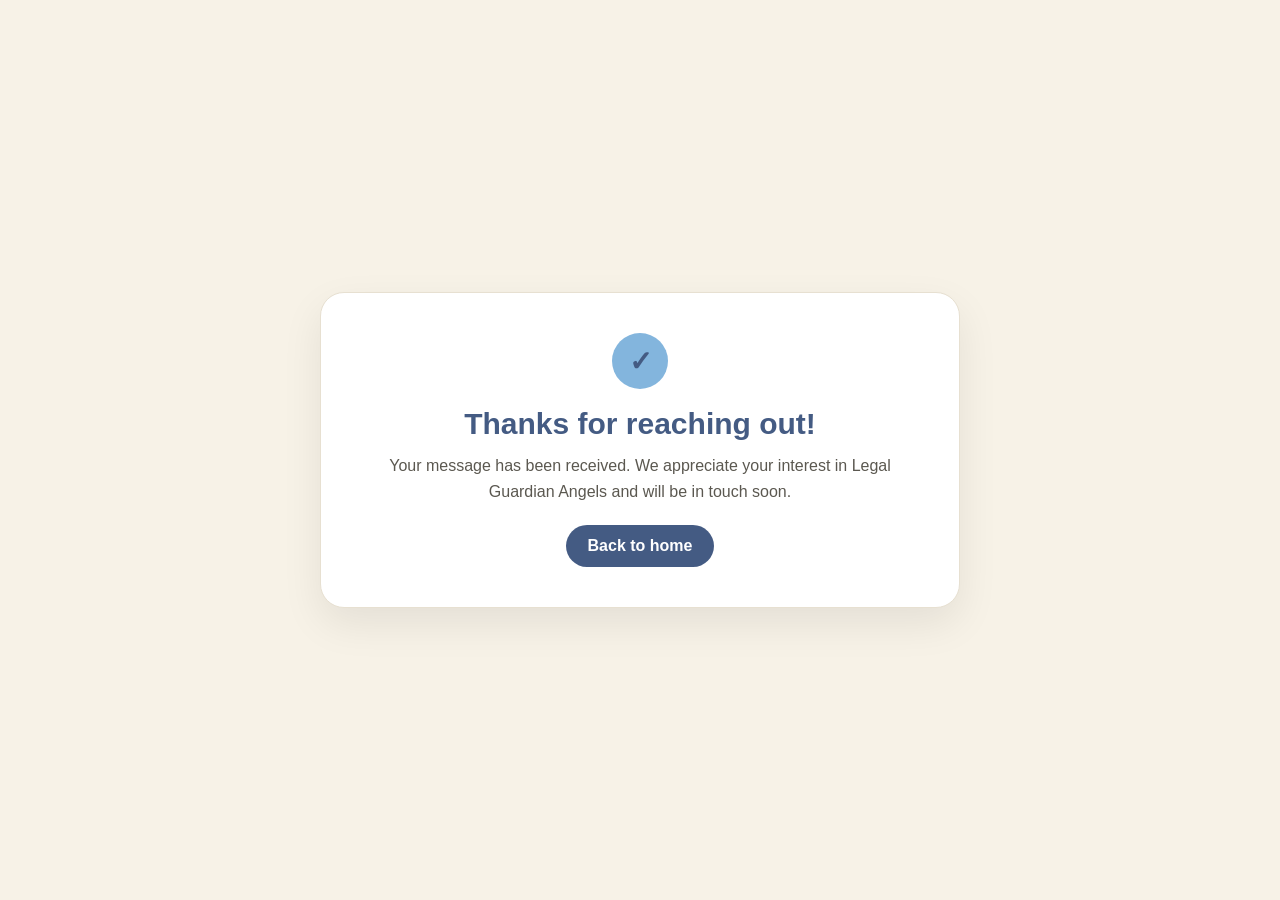
<file: thank-you.html>
<!DOCTYPE html>
<html lang="en">
<head>
  <meta charset="UTF-8">
  <meta name="viewport" content="width=device-width, initial-scale=1.0">
  <title>Thank You — Legal Guardian Angels</title>
  <style>
    :root {
      --cream:#F7F2E7;
      --ink:#232323;
      --dark:#445b83;
      --gold:#83b5dd;
      --gold-dark:#2d699e;
    }
    *{box-sizing:border-box; margin:0; padding:0;}
    body{
      font-family: Inter, Arial, sans-serif;
      background:var(--cream);
      color:var(--ink);
      min-height:100vh;
      display:grid;
      place-items:center;
      padding:24px;
    }
    .card{
      background:#fff;
      border:1px solid #e7e0d1;
      border-radius:24px;
      box-shadow:0 16px 40px rgba(0,0,0,.08);
      padding:40px;
      max-width:640px;
      text-align:center;
    }
    .badge{
      display:inline-flex;
      align-items:center;
      justify-content:center;
      width:56px;
      height:56px;
      border-radius:50%;
      background:var(--gold);
      color:var(--dark);
      font-size:28px;
      margin-bottom:18px;
      font-weight:700;
    }
    h1{font-size:30px; margin-bottom:12px; color:var(--dark);}
    p{font-size:16px; line-height:1.6; color:#5b5850; margin-bottom:20px;}
    .btn{
      display:inline-flex;
      align-items:center;
      justify-content:center;
      padding:12px 22px;
      border-radius:999px;
      background:var(--dark);
      color:#fff;
      text-decoration:none;
      font-weight:600;
    }
  </style>
</head>
<body>
  <div class="card">
    <div class="badge">✓</div>
    <h1>Thanks for reaching out!</h1>
    <p>Your message has been received. We appreciate your interest in Legal Guardian Angels and will be in touch soon.</p>
    <a class="btn" href="index.html">Back to home</a>
  </div>
</body>
</html>
</file>
